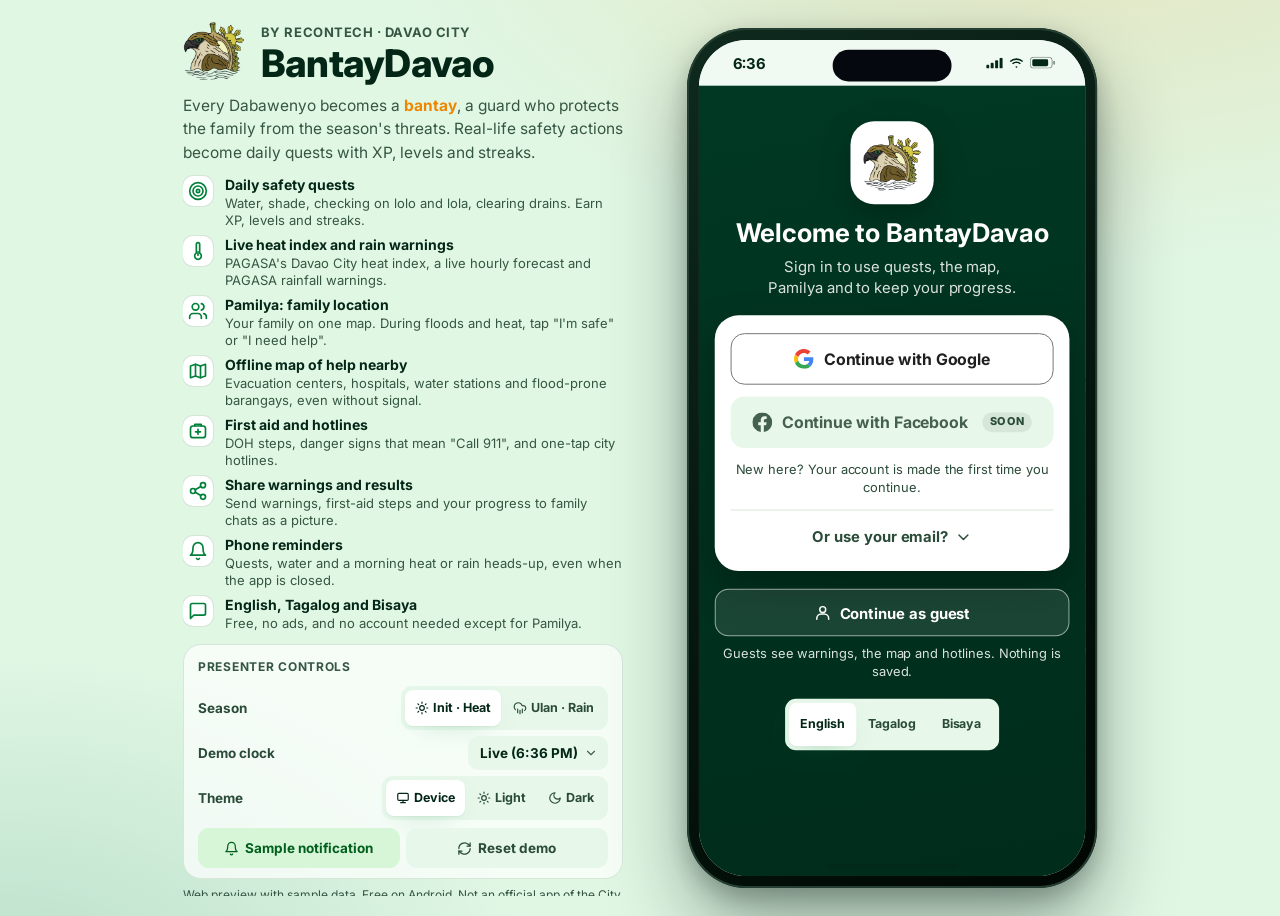
<file: index.html>
<!doctype html>
<html lang="en" data-season="heat">
<head>
  <meta charset="utf-8">
  <meta name="viewport" content="width=device-width, initial-scale=1, viewport-fit=cover">
  <meta name="theme-color" content="#003823">
  <meta name="description" content="BantayDavao: a gamified safety app for Dabawenyos. Daily quests that protect your family from heat and rain.">
  <title>BantayDavao</title>
  <link rel="icon" type="image/png" href="icons/favicon-light.png" media="(prefers-color-scheme: light)">
  <link rel="icon" type="image/png" href="icons/favicon-dark.png" media="(prefers-color-scheme: dark)">
  <link rel="icon" type="image/png" href="icons/favicon-light.png">
  <link rel="manifest" href="manifest.webmanifest">
  <link rel="apple-touch-icon" href="icons/icon-192.png">
  <meta name="apple-mobile-web-app-capable" content="yes">
  <link rel="stylesheet" href="css/fonts.css">
  <link rel="stylesheet" href="css/app.css">
</head>
<body>
  <div class="stage">
    <aside class="pitch" aria-label="About BantayDavao">
      <div class="p-brand">
        <span class="p-logo"><span class="lg"><img class="lg-l" src="icons/mark-light.png" alt=""><img class="lg-d" src="icons/mark-dark.png" alt=""></span></span>
        <div>
          <span class="p-kicker">By Recontech · Davao City</span>
          <h1>BantayDavao</h1>
        </div>
      </div>
      <p class="p-lead">Every Dabawenyo becomes a <b>bantay</b>, a guard who protects the family from the season's threats. Real-life safety actions become daily quests with XP, levels and streaks.</p>
      <ul class="p-feats">
        <li><span class="p-ic"><svg class="ic" width="20" height="20" viewBox="0 0 24 24" fill="none" stroke="currentColor" stroke-width="2" stroke-linecap="round" stroke-linejoin="round" aria-hidden="true"><circle cx="12" cy="12" r="10"/><circle cx="12" cy="12" r="6"/><circle cx="12" cy="12" r="2"/></svg></span><div><b>Daily safety quests</b>Water, shade, checking on lolo and lola, clearing drains. Earn XP, levels and streaks.</div></li>
        <li><span class="p-ic"><svg class="ic" width="20" height="20" viewBox="0 0 24 24" fill="none" stroke="currentColor" stroke-width="2" stroke-linecap="round" stroke-linejoin="round" aria-hidden="true"><path d="M14 4v10.5a4 4 0 1 1-4 0V4a2 2 0 0 1 4 0z"/><path d="M12 13v4"/></svg></span><div><b>Live heat index and rain warnings</b>PAGASA's Davao City heat index, a live hourly forecast and PAGASA rainfall warnings.</div></li>
        <li><span class="p-ic"><svg class="ic" width="20" height="20" viewBox="0 0 24 24" fill="none" stroke="currentColor" stroke-width="2" stroke-linecap="round" stroke-linejoin="round" aria-hidden="true"><path d="M16 21v-2a4 4 0 0 0-4-4H6a4 4 0 0 0-4 4v2"/><circle cx="9" cy="7" r="4"/><path d="M22 21v-2a4 4 0 0 0-3-3.9M16 3.1a4 4 0 0 1 0 7.8"/></svg></span><div><b>Pamilya: family location</b>Your family on one map. During floods and heat, tap "I'm safe" or "I need help".</div></li>
        <li><span class="p-ic"><svg class="ic" width="20" height="20" viewBox="0 0 24 24" fill="none" stroke="currentColor" stroke-width="2" stroke-linecap="round" stroke-linejoin="round" aria-hidden="true"><path d="M9 4 3 6v14l6-2 6 2 6-2V4l-6 2-6-2z"/><path d="M9 4v14"/><path d="M15 6v14"/></svg></span><div><b>Offline map of help nearby</b>Evacuation centers, hospitals, water stations and flood-prone barangays, even without signal.</div></li>
        <li><span class="p-ic"><svg class="ic" width="20" height="20" viewBox="0 0 24 24" fill="none" stroke="currentColor" stroke-width="2" stroke-linecap="round" stroke-linejoin="round" aria-hidden="true"><rect x="3" y="6" width="18" height="14" rx="3"/><path d="M8 6V4.5A.5.5 0 0 1 8.5 4h7a.5.5 0 0 1 .5.5V6"/><path d="M12 10v6M9 13h6"/></svg></span><div><b>First aid and hotlines</b>DOH steps, danger signs that mean "Call 911", and one-tap city hotlines.</div></li>
        <li><span class="p-ic"><svg class="ic" width="20" height="20" viewBox="0 0 24 24" fill="none" stroke="currentColor" stroke-width="2" stroke-linecap="round" stroke-linejoin="round" aria-hidden="true"><circle cx="18" cy="5" r="3"/><circle cx="6" cy="12" r="3"/><circle cx="18" cy="19" r="3"/><path d="m8.6 13.5 6.8 4M15.4 6.5l-6.8 4"/></svg></span><div><b>Share warnings and results</b>Send warnings, first-aid steps and your progress to family chats as a picture.</div></li>
        <li><span class="p-ic"><svg class="ic" width="20" height="20" viewBox="0 0 24 24" fill="none" stroke="currentColor" stroke-width="2" stroke-linecap="round" stroke-linejoin="round" aria-hidden="true"><path d="M6 8a6 6 0 0 1 12 0c0 7 3 9 3 9H3s3-2 3-9"/><path d="M10.3 21a1.9 1.9 0 0 0 3.4 0"/></svg></span><div><b>Phone reminders</b>Quests, water and a morning heat or rain heads-up, even when the app is closed.</div></li>
        <li><span class="p-ic"><svg class="ic" width="20" height="20" viewBox="0 0 24 24" fill="none" stroke="currentColor" stroke-width="2" stroke-linecap="round" stroke-linejoin="round" aria-hidden="true"><path d="M21 15a2 2 0 0 1-2 2H7l-4 4V5a2 2 0 0 1 2-2h14a2 2 0 0 1 2 2z"/></svg></span><div><b>English, Tagalog and Bisaya</b>Free, no ads, and no account needed except for Pamilya.</div></li>
      </ul>
      <div class="p-demo-wrap">
        <span class="p-demo-title">Presenter controls</span>
        <div id="pitchDemo"></div>
      </div>
      <p class="p-foot">Web preview with sample data. Free on Android. Not an official app of the City Government of Davao, PAGASA or DOH.</p>
    </aside>

    <div class="device-wrap">
      <div class="device">
        <div class="app" id="app">
          <div class="statusbar" aria-hidden="true">
            <span id="statusTime" class="num">9:41</span>
            <span class="notch"></span>
            <span class="sb-icons">
              <svg width="17" height="11" viewBox="0 0 17 11"><rect x="0" y="7" width="3" height="4" rx="1"/><rect x="4.5" y="5" width="3" height="6" rx="1"/><rect x="9" y="2.5" width="3" height="8.5" rx="1"/><rect x="13.5" y="0" width="3" height="11" rx="1"/></svg>
              <svg width="15" height="11" viewBox="0 0 15 11"><path d="M7.5 2.2c2.2 0 4.2.8 5.7 2.2l1.1-1.1A9.6 9.6 0 0 0 .7 3.3l1.1 1.1a8 8 0 0 1 5.7-2.2zm0 3.2c1.3 0 2.5.5 3.4 1.3l1.1-1.1a6.4 6.4 0 0 0-9 0L4.1 6.7c.9-.8 2.1-1.3 3.4-1.3zm0 3.2c.5 0 .9.2 1.2.5L7.5 10.3 6.3 9.1c.3-.3.7-.5 1.2-.5z"/></svg>
              <svg width="26" height="12" viewBox="0 0 26 12"><rect x=".5" y=".5" width="22" height="11" rx="3" fill="none" stroke="currentColor" opacity=".45"/><rect x="2.5" y="2.5" width="16" height="7" rx="1.5"/><rect x="23.5" y="4" width="2" height="4" rx="1" opacity=".45"/></svg>
            </span>
          </div>
          <header class="appbar" id="appbar"></header>
          <main class="screen" id="screen"></main>
          <nav class="tabbar" id="tabbar" aria-label="Main"></nav>
          <div class="toast" id="toast" role="status" aria-live="polite"></div>
          <div class="banners" id="banners" aria-live="polite"></div>
          <div class="sheet-host" id="sheet"></div>
          <div class="modal-host" id="modal"></div>
          <div class="fx" id="fx" aria-hidden="true"></div>
          <span class="home-ind" aria-hidden="true"></span>
        </div>
      </div>
    </div>
  </div>

  <script src="js/native.js"></script>
  <script src="js/i18n.js"></script>
  <script src="js/i18n-tl.js"></script>
  <script src="js/i18n-ceb.js"></script>
  <script src="js/icons.js"></script>
  <script src="js/hazards.js"></script>
  <script src="js/data.js"></script>
  <script src="js/core.js"></script>
  <script src="js/weather.js"></script>
  <script src="js/air.js"></script>
  <script src="js/pagasa.js"></script>
  <script src="js/karon.js"></script>
  <script src="js/peligro.js"></script>
  <script src="js/mapa.js"></script>
  <script src="js/tabang.js"></script>
  <script src="js/profile.js"></script>
  <script src="js/share.js"></script>
  <script src="js/quiz.js"></script>
  <script src="js/photocheck.js"></script>
  <script src="js/badges.js"></script>
  <script src="js/config.js"></script>
  <script src="js/account.js"></script>
  <script src="js/family.js"></script>
  <script src="js/reminders.js"></script>
  <script src="js/app.js"></script>
</body>
</html>
</file>
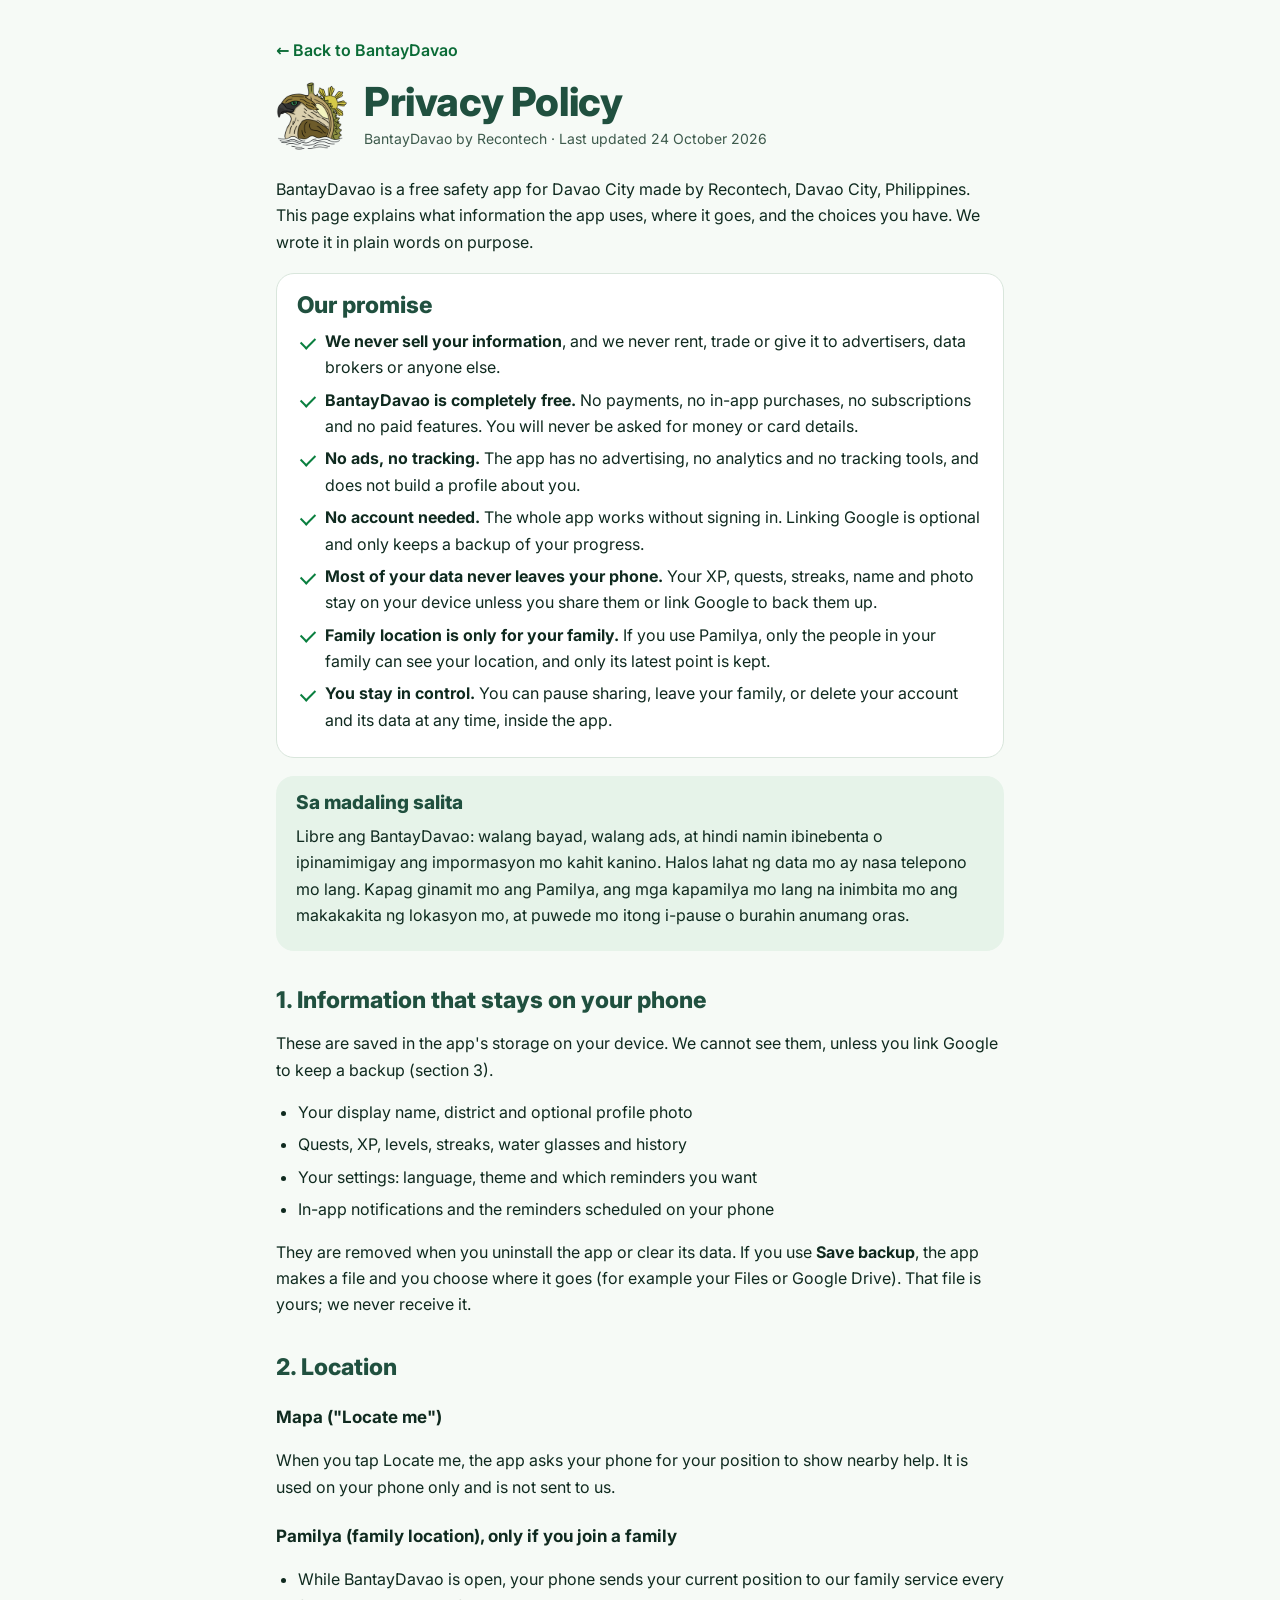
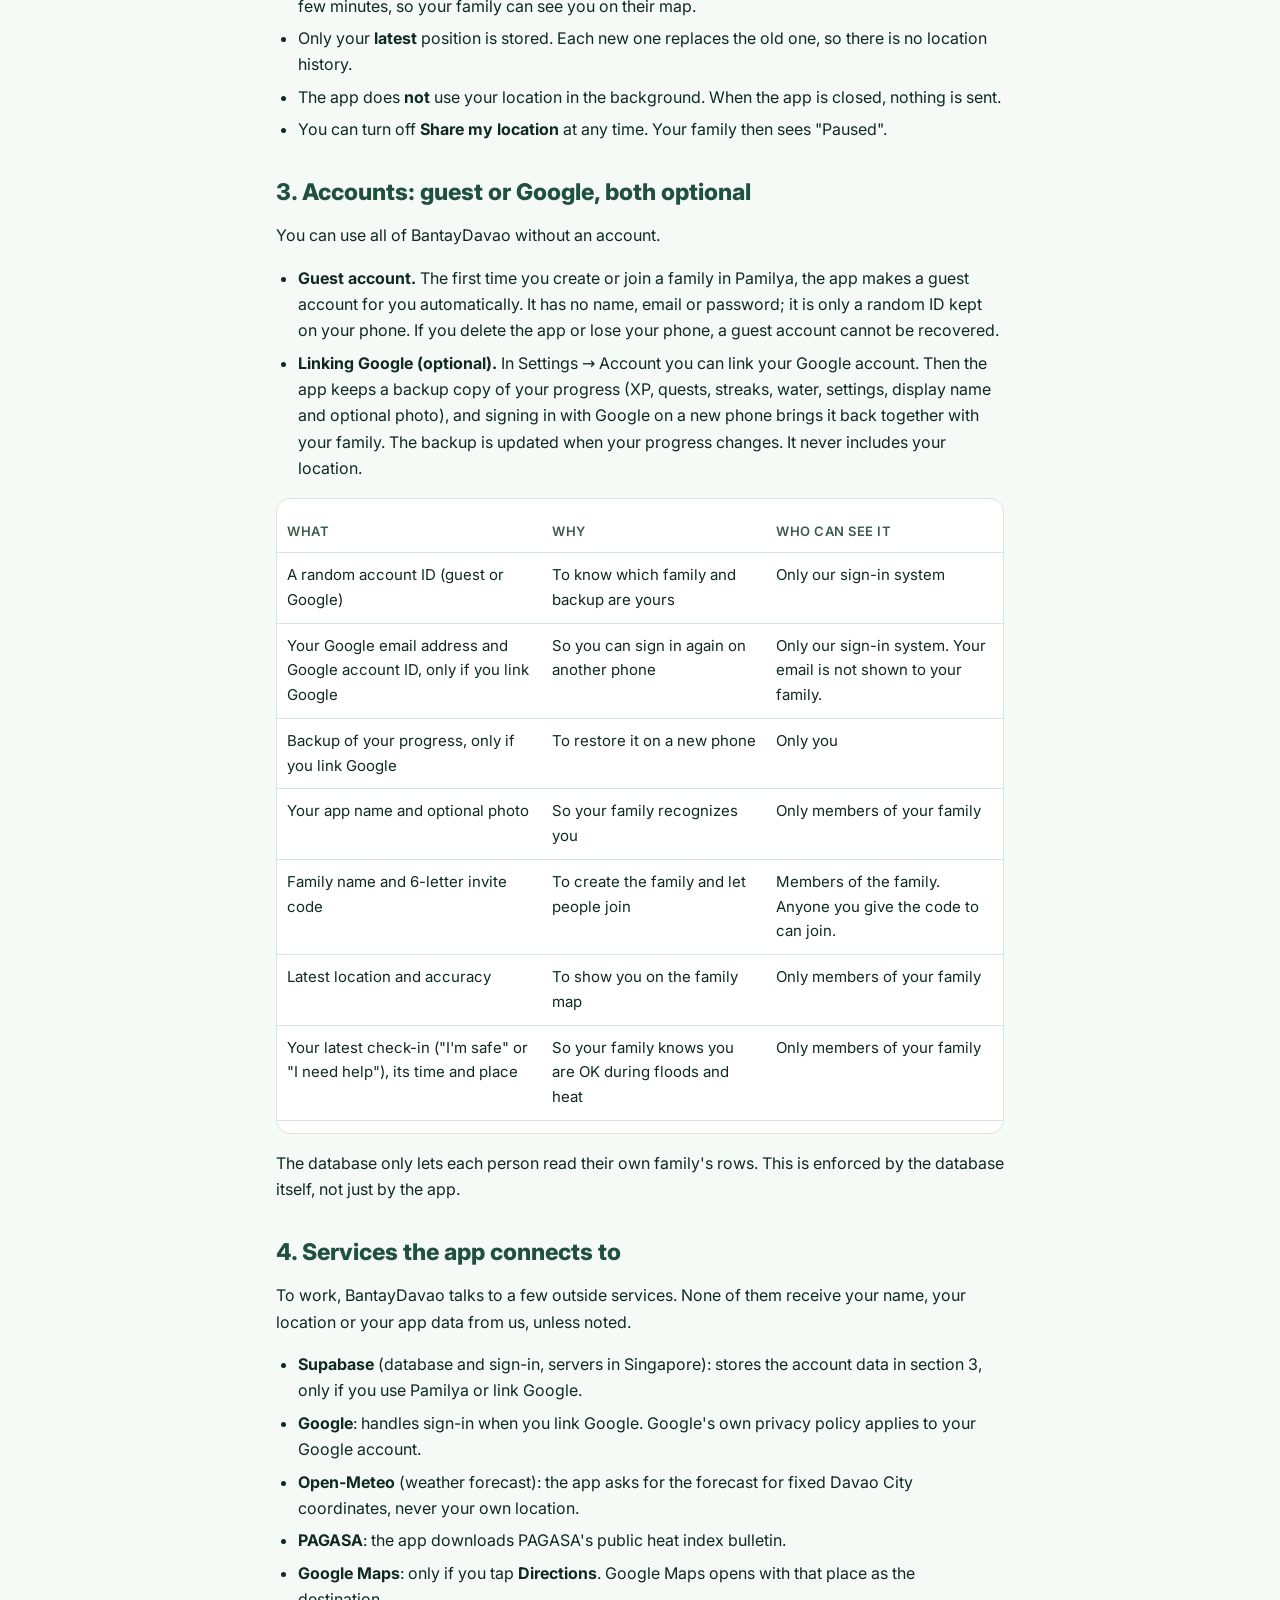
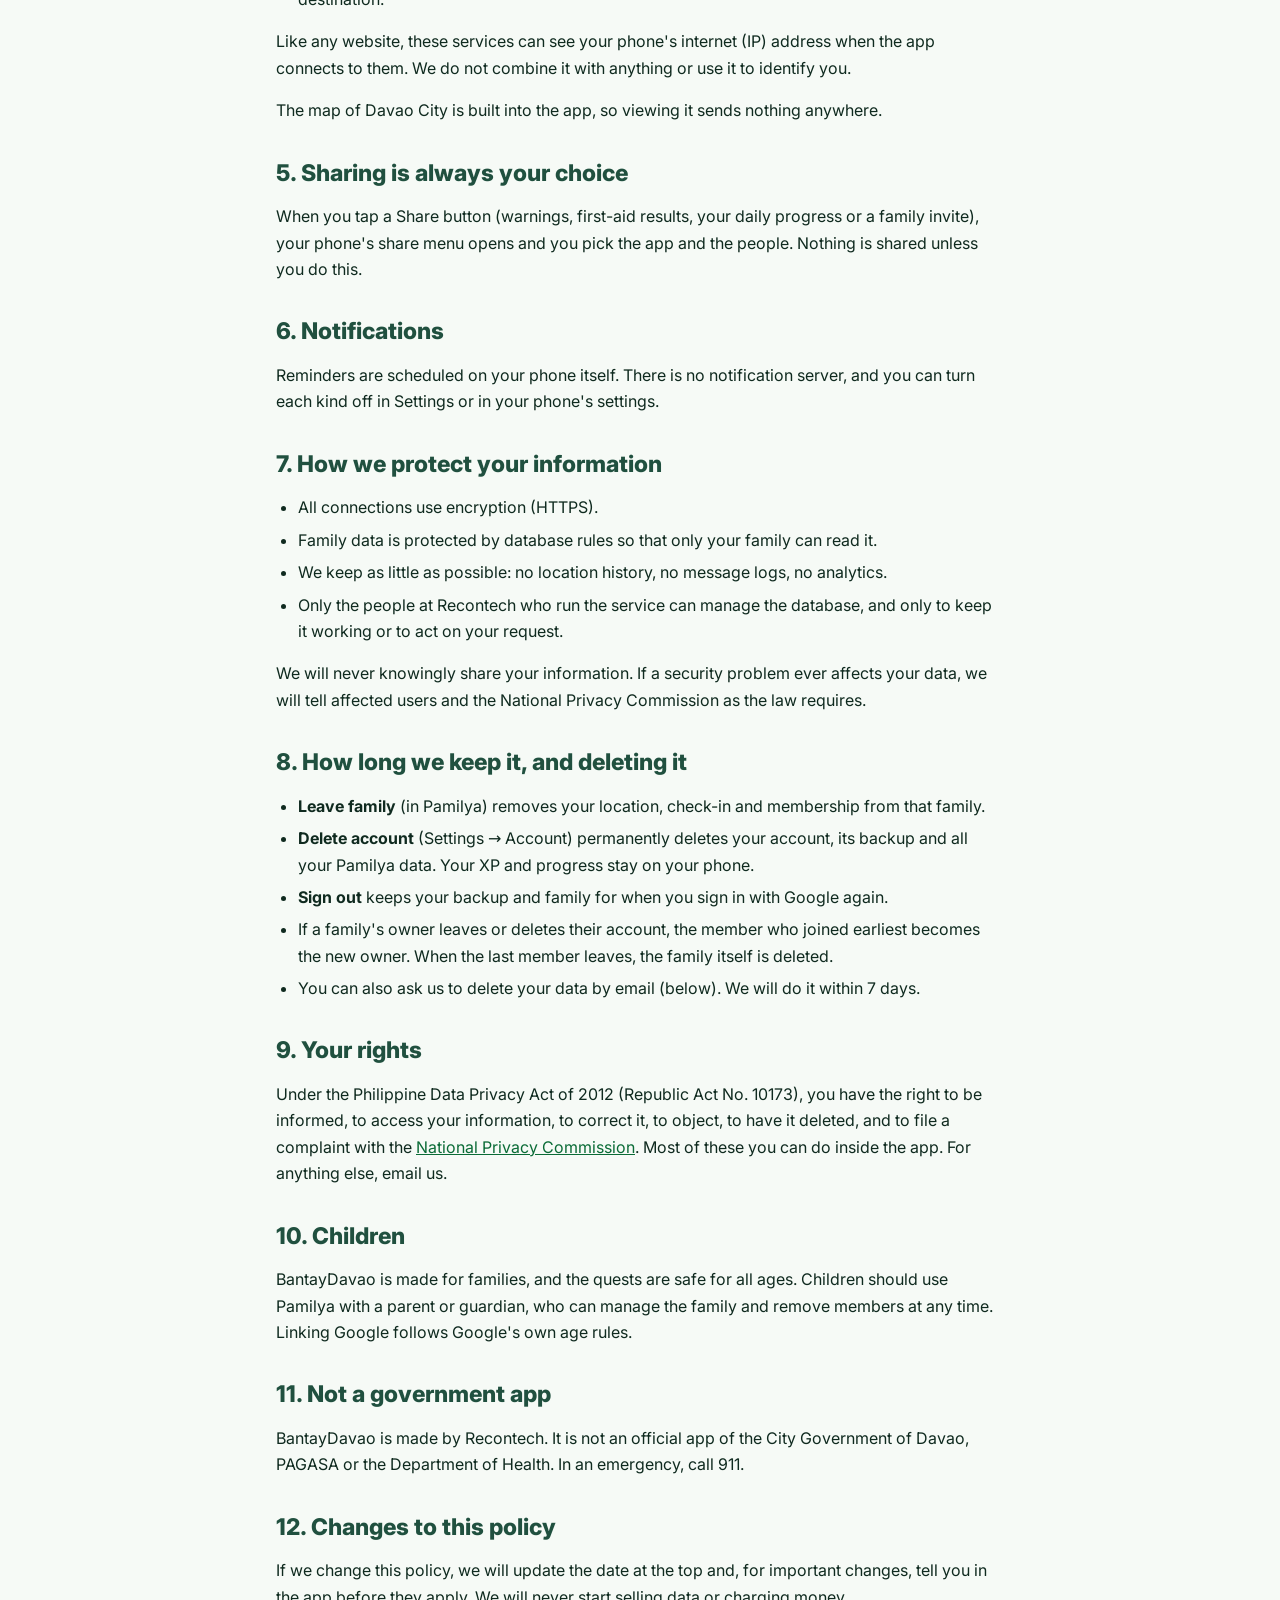
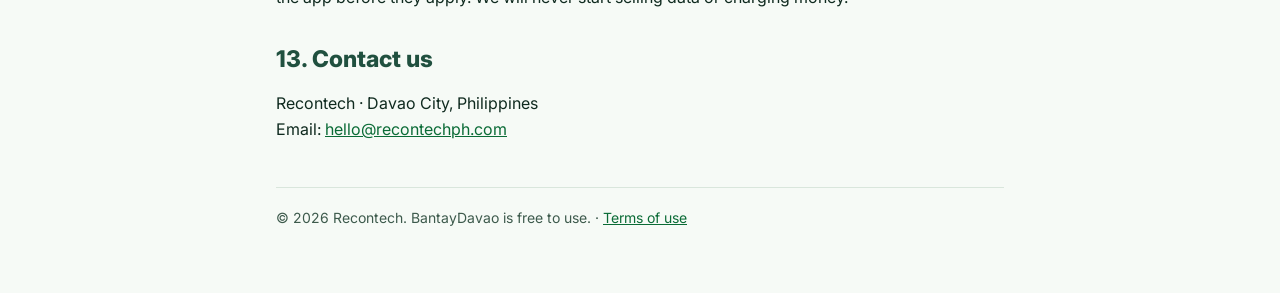
<file: privacy.html>
<!doctype html>
<html lang="en">
<head>
  <meta charset="utf-8">
  <meta name="viewport" content="width=device-width, initial-scale=1, viewport-fit=cover">
  <title>BantayDavao Privacy Policy</title>
  <meta name="description" content="How BantayDavao handles your information: free, no ads, no selling of data, and most of it never leaves your phone.">
  <link rel="icon" type="image/png" href="icons/favicon-light.png" media="(prefers-color-scheme: light)">
  <link rel="icon" type="image/png" href="icons/favicon-dark.png" media="(prefers-color-scheme: dark)">
  <style>
    @font-face { font-family: 'Inter'; font-weight: 100 900; font-display: swap; src: url(fonts/inter.woff2) format('woff2'); }
    :root {
      --bg: #f6faf6; --surface: #ffffff; --ink: #0f2a1f; --ink-2: #3d5a4c; --line: #d9e6dc;
      --brand: #20503f; --accent: #0a7f3f; --soft: #e6f3e9; --link: #0a6b36;
    }
    @media (prefers-color-scheme: dark) {
      :root { --bg: #090f1f; --surface: #121a2e; --ink: #eef2f7; --ink-2: #b9c3d3; --line: #26314a; --brand: #eef2f7; --accent: #7cc4ff; --soft: #18233b; --link: #8fd0ff; }
    }
    * { box-sizing: border-box; }
    html { -webkit-text-size-adjust: 100%; }
    body { margin: 0; background: var(--bg); color: var(--ink); font: 16px/1.65 Inter, system-ui, -apple-system, 'Segoe UI', Roboto, sans-serif; }
    main { max-width: 760px; margin: 0 auto; padding: 28px 16px 64px; }
    .back { display: inline-flex; align-items: center; gap: 6px; min-height: 44px; color: var(--link); font-weight: 600; text-decoration: none; }
    .back:focus-visible, a:focus-visible { outline: 2px solid var(--accent); outline-offset: 3px; border-radius: 6px; }
    header { display: flex; align-items: center; gap: 16px; margin: 8px 0 24px; }
    header img { width: 72px; height: 72px; flex: none; }
    .logo-d { display: none; }
    @media (prefers-color-scheme: dark) { .logo-l { display: none; } .logo-d { display: block; } }
    h1 { font-family: Inter, sans-serif; font-weight: 800; font-size: clamp(30px, 7vw, 40px); line-height: 1.05; margin: 0; letter-spacing: -.01em; color: var(--brand); }
    .updated { margin: 4px 0 0; color: var(--ink-2); font-size: 14px; }
    h2 { font-family: Inter, sans-serif; font-weight: 800; font-size: 23px; line-height: 1.2; margin: 36px 0 8px; color: var(--brand); }
    h3 { font-size: 17px; margin: 22px 0 4px; }
    p, li { color: var(--ink); }
    ul { padding-left: 22px; }
    li { margin: 6px 0; }
    a { color: var(--link); }
    .promise { background: var(--surface); border: 1px solid var(--line); border-radius: 18px; padding: 18px 20px; margin: 18px 0; }
    .promise h2 { margin-top: 0; }
    .promise ul { list-style: none; padding: 0; margin: 0; }
    .promise li { padding-left: 28px; position: relative; }
    .promise li::before { content: ''; position: absolute; left: 4px; top: .55em; width: 12px; height: 7px; border-left: 2.5px solid var(--accent); border-bottom: 2.5px solid var(--accent); transform: rotate(-45deg); }
    .tl { background: var(--soft); border-radius: 18px; padding: 16px 20px; margin: 18px 0; }
    .tl h2 { margin-top: 0; font-size: 19px; }
    .tl p { margin: 6px 0; }
    table { width: 100%; border-collapse: collapse; margin: 12px 0; font-size: 15px; }
    th, td { text-align: left; vertical-align: top; padding: 10px 10px; border-bottom: 1px solid var(--line); }
    th { color: var(--ink-2); font-weight: 600; font-size: 13px; text-transform: uppercase; letter-spacing: .04em; }
    .table-wrap { overflow-x: auto; background: var(--surface); border: 1px solid var(--line); border-radius: 14px; }
    @media (max-width: 560px) {
      table, thead, tbody, tr, th, td { display: block; }
      thead { display: none; }
      tr { padding: 10px 14px; border-bottom: 1px solid var(--line); }
      td { border: 0; padding: 2px 0; }
      td:first-child { font-weight: 700; padding-top: 4px; }
    }
    footer { margin-top: 44px; padding-top: 18px; border-top: 1px solid var(--line); color: var(--ink-2); font-size: 14px; }
  </style>
</head>
<body>
<main>
  <a class="back" href="index.html">&larr; Back to BantayDavao</a>

  <header>
    <img class="logo-l" src="icons/mark-light.png" alt="BantayDavao logo">
    <img class="logo-d" src="icons/mark-dark.png" alt="BantayDavao logo">
    <div>
      <h1>Privacy Policy</h1>
      <p class="updated">BantayDavao by Recontech · Last updated 24 October 2026</p>
    </div>
  </header>

  <p>BantayDavao is a free safety app for Davao City made by Recontech, Davao City, Philippines. This page explains what information the app uses, where it goes, and the choices you have. We wrote it in plain words on purpose.</p>

  <section class="promise" aria-labelledby="promise">
    <h2 id="promise">Our promise</h2>
    <ul>
      <li><b>We never sell your information</b>, and we never rent, trade or give it to advertisers, data brokers or anyone else.</li>
      <li><b>BantayDavao is completely free.</b> No payments, no in-app purchases, no subscriptions and no paid features. You will never be asked for money or card details.</li>
      <li><b>No ads, no tracking.</b> The app has no advertising, no analytics and no tracking tools, and does not build a profile about you.</li>
      <li><b>No account needed.</b> The whole app works without signing in. Linking Google is optional and only keeps a backup of your progress.</li>
      <li><b>Most of your data never leaves your phone.</b> Your XP, quests, streaks, name and photo stay on your device unless you share them or link Google to back them up.</li>
      <li><b>Family location is only for your family.</b> If you use Pamilya, only the people in your family can see your location, and only its latest point is kept.</li>
      <li><b>You stay in control.</b> You can pause sharing, leave your family, or delete your account and its data at any time, inside the app.</li>
    </ul>
  </section>

  <section class="tl" lang="tl" aria-labelledby="tl">
    <h2 id="tl">Sa madaling salita</h2>
    <p>Libre ang BantayDavao: walang bayad, walang ads, at hindi namin ibinebenta o ipinamimigay ang impormasyon mo kahit kanino. Halos lahat ng data mo ay nasa telepono mo lang. Kapag ginamit mo ang Pamilya, ang mga kapamilya mo lang na inimbita mo ang makakakita ng lokasyon mo, at puwede mo itong i-pause o burahin anumang oras.</p>
  </section>

  <h2>1. Information that stays on your phone</h2>
  <p>These are saved in the app's storage on your device. We cannot see them, unless you link Google to keep a backup (section 3).</p>
  <ul>
    <li>Your display name, district and optional profile photo</li>
    <li>Quests, XP, levels, streaks, water glasses and history</li>
    <li>Your settings: language, theme and which reminders you want</li>
    <li>In-app notifications and the reminders scheduled on your phone</li>
  </ul>
  <p>They are removed when you uninstall the app or clear its data. If you use <b>Save backup</b>, the app makes a file and you choose where it goes (for example your Files or Google Drive). That file is yours; we never receive it.</p>

  <h2>2. Location</h2>
  <h3>Mapa ("Locate me")</h3>
  <p>When you tap Locate me, the app asks your phone for your position to show nearby help. It is used on your phone only and is not sent to us.</p>
  <h3>Pamilya (family location), only if you join a family</h3>
  <ul>
    <li>While BantayDavao is open, your phone sends your current position to our family service every few minutes, so your family can see you on their map.</li>
    <li>Only your <b>latest</b> position is stored. Each new one replaces the old one, so there is no location history.</li>
    <li>The app does <b>not</b> use your location in the background. When the app is closed, nothing is sent.</li>
    <li>You can turn off <b>Share my location</b> at any time. Your family then sees "Paused".</li>
  </ul>

  <h2>3. Accounts: guest or Google, both optional</h2>
  <p>You can use all of BantayDavao without an account.</p>
  <ul>
    <li><b>Guest account.</b> The first time you create or join a family in Pamilya, the app makes a guest account for you automatically. It has no name, email or password; it is only a random ID kept on your phone. If you delete the app or lose your phone, a guest account cannot be recovered.</li>
    <li><b>Linking Google (optional).</b> In Settings → Account you can link your Google account. Then the app keeps a backup copy of your progress (XP, quests, streaks, water, settings, display name and optional photo), and signing in with Google on a new phone brings it back together with your family. The backup is updated when your progress changes. It never includes your location.</li>
  </ul>
  <div class="table-wrap">
    <table>
      <thead><tr><th>What</th><th>Why</th><th>Who can see it</th></tr></thead>
      <tbody>
        <tr><td>A random account ID (guest or Google)</td><td>To know which family and backup are yours</td><td>Only our sign-in system</td></tr>
        <tr><td>Your Google email address and Google account ID, only if you link Google</td><td>So you can sign in again on another phone</td><td>Only our sign-in system. Your email is not shown to your family.</td></tr>
        <tr><td>Backup of your progress, only if you link Google</td><td>To restore it on a new phone</td><td>Only you</td></tr>
        <tr><td>Your app name and optional photo</td><td>So your family recognizes you</td><td>Only members of your family</td></tr>
        <tr><td>Family name and 6-letter invite code</td><td>To create the family and let people join</td><td>Members of the family. Anyone you give the code to can join.</td></tr>
        <tr><td>Latest location and accuracy</td><td>To show you on the family map</td><td>Only members of your family</td></tr>
        <tr><td>Your latest check-in ("I'm safe" or "I need help"), its time and place</td><td>So your family knows you are OK during floods and heat</td><td>Only members of your family</td></tr>
      </tbody>
    </table>
  </div>
  <p>The database only lets each person read their own family's rows. This is enforced by the database itself, not just by the app.</p>

  <h2>4. Services the app connects to</h2>
  <p>To work, BantayDavao talks to a few outside services. None of them receive your name, your location or your app data from us, unless noted.</p>
  <ul>
    <li><b>Supabase</b> (database and sign-in, servers in Singapore): stores the account data in section 3, only if you use Pamilya or link Google.</li>
    <li><b>Google</b>: handles sign-in when you link Google. Google's own privacy policy applies to your Google account.</li>
    <li><b>Open-Meteo</b> (weather forecast): the app asks for the forecast for fixed Davao City coordinates, never your own location.</li>
    <li><b>PAGASA</b>: the app downloads PAGASA's public heat index bulletin.</li>
    <li><b>Google Maps</b>: only if you tap <b>Directions</b>. Google Maps opens with that place as the destination.</li>
  </ul>
  <p>Like any website, these services can see your phone's internet (IP) address when the app connects to them. We do not combine it with anything or use it to identify you.</p>
  <p>The map of Davao City is built into the app, so viewing it sends nothing anywhere.</p>

  <h2>5. Sharing is always your choice</h2>
  <p>When you tap a Share button (warnings, first-aid results, your daily progress or a family invite), your phone's share menu opens and you pick the app and the people. Nothing is shared unless you do this.</p>

  <h2>6. Notifications</h2>
  <p>Reminders are scheduled on your phone itself. There is no notification server, and you can turn each kind off in Settings or in your phone's settings.</p>

  <h2>7. How we protect your information</h2>
  <ul>
    <li>All connections use encryption (HTTPS).</li>
    <li>Family data is protected by database rules so that only your family can read it.</li>
    <li>We keep as little as possible: no location history, no message logs, no analytics.</li>
    <li>Only the people at Recontech who run the service can manage the database, and only to keep it working or to act on your request.</li>
  </ul>
  <p>We will never knowingly share your information. If a security problem ever affects your data, we will tell affected users and the National Privacy Commission as the law requires.</p>

  <h2>8. How long we keep it, and deleting it</h2>
  <ul>
    <li><b>Leave family</b> (in Pamilya) removes your location, check-in and membership from that family.</li>
    <li><b>Delete account</b> (Settings → Account) permanently deletes your account, its backup and all your Pamilya data. Your XP and progress stay on your phone.</li>
    <li><b>Sign out</b> keeps your backup and family for when you sign in with Google again.</li>
    <li>If a family's owner leaves or deletes their account, the member who joined earliest becomes the new owner. When the last member leaves, the family itself is deleted.</li>
    <li>You can also ask us to delete your data by email (below). We will do it within 7 days.</li>
  </ul>

  <h2>9. Your rights</h2>
  <p>Under the Philippine Data Privacy Act of 2012 (Republic Act No. 10173), you have the right to be informed, to access your information, to correct it, to object, to have it deleted, and to file a complaint with the <a href="https://privacy.gov.ph" rel="noopener">National Privacy Commission</a>. Most of these you can do inside the app. For anything else, email us.</p>

  <h2>10. Children</h2>
  <p>BantayDavao is made for families, and the quests are safe for all ages. Children should use Pamilya with a parent or guardian, who can manage the family and remove members at any time. Linking Google follows Google's own age rules.</p>

  <h2>11. Not a government app</h2>
  <p>BantayDavao is made by Recontech. It is not an official app of the City Government of Davao, PAGASA or the Department of Health. In an emergency, call 911.</p>

  <h2>12. Changes to this policy</h2>
  <p>If we change this policy, we will update the date at the top and, for important changes, tell you in the app before they apply. We will never start selling data or charging money.</p>

  <h2>13. Contact us</h2>
  <p>Recontech · Davao City, Philippines<br>Email: <a href="mailto:hello@recontechph.com">hello@recontechph.com</a></p>

  <footer>© 2026 Recontech. BantayDavao is free to use. · <a href="terms.html">Terms of use</a></footer>
</main>
</body>
</html>
</file>
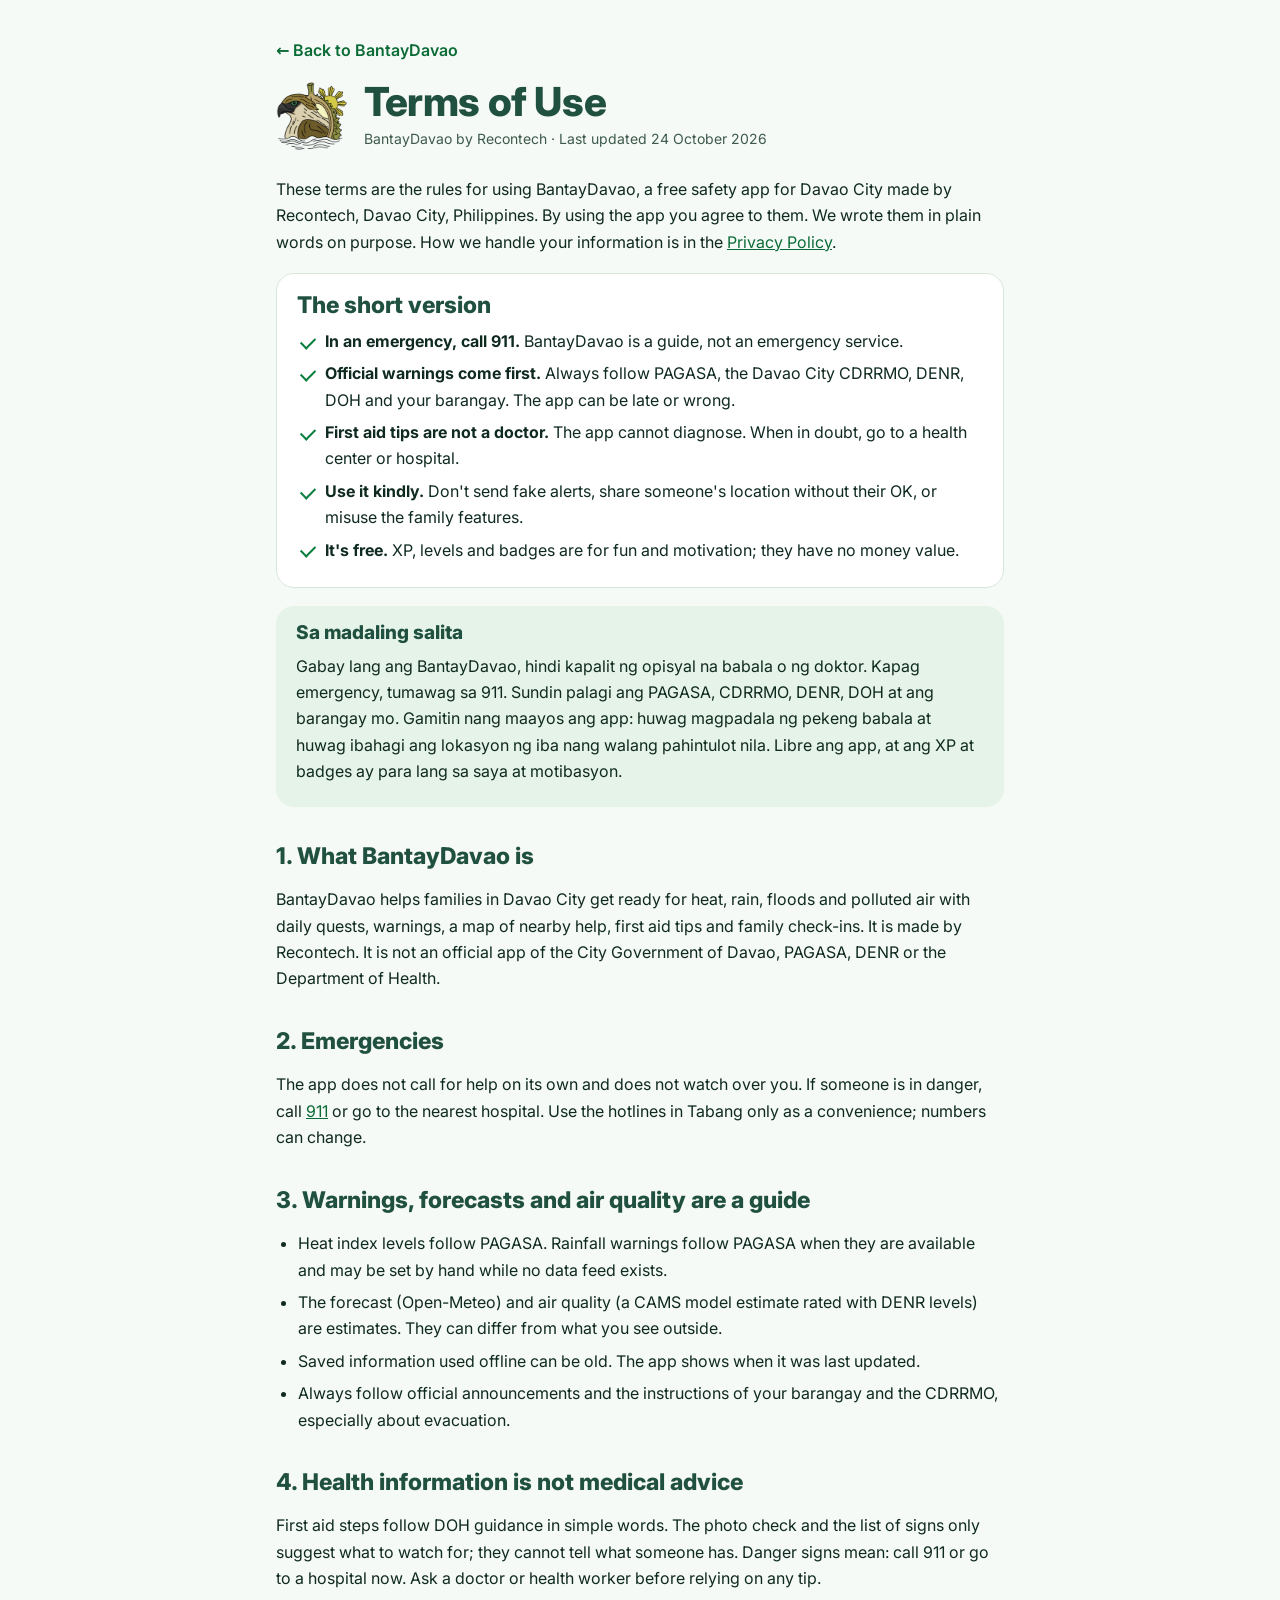
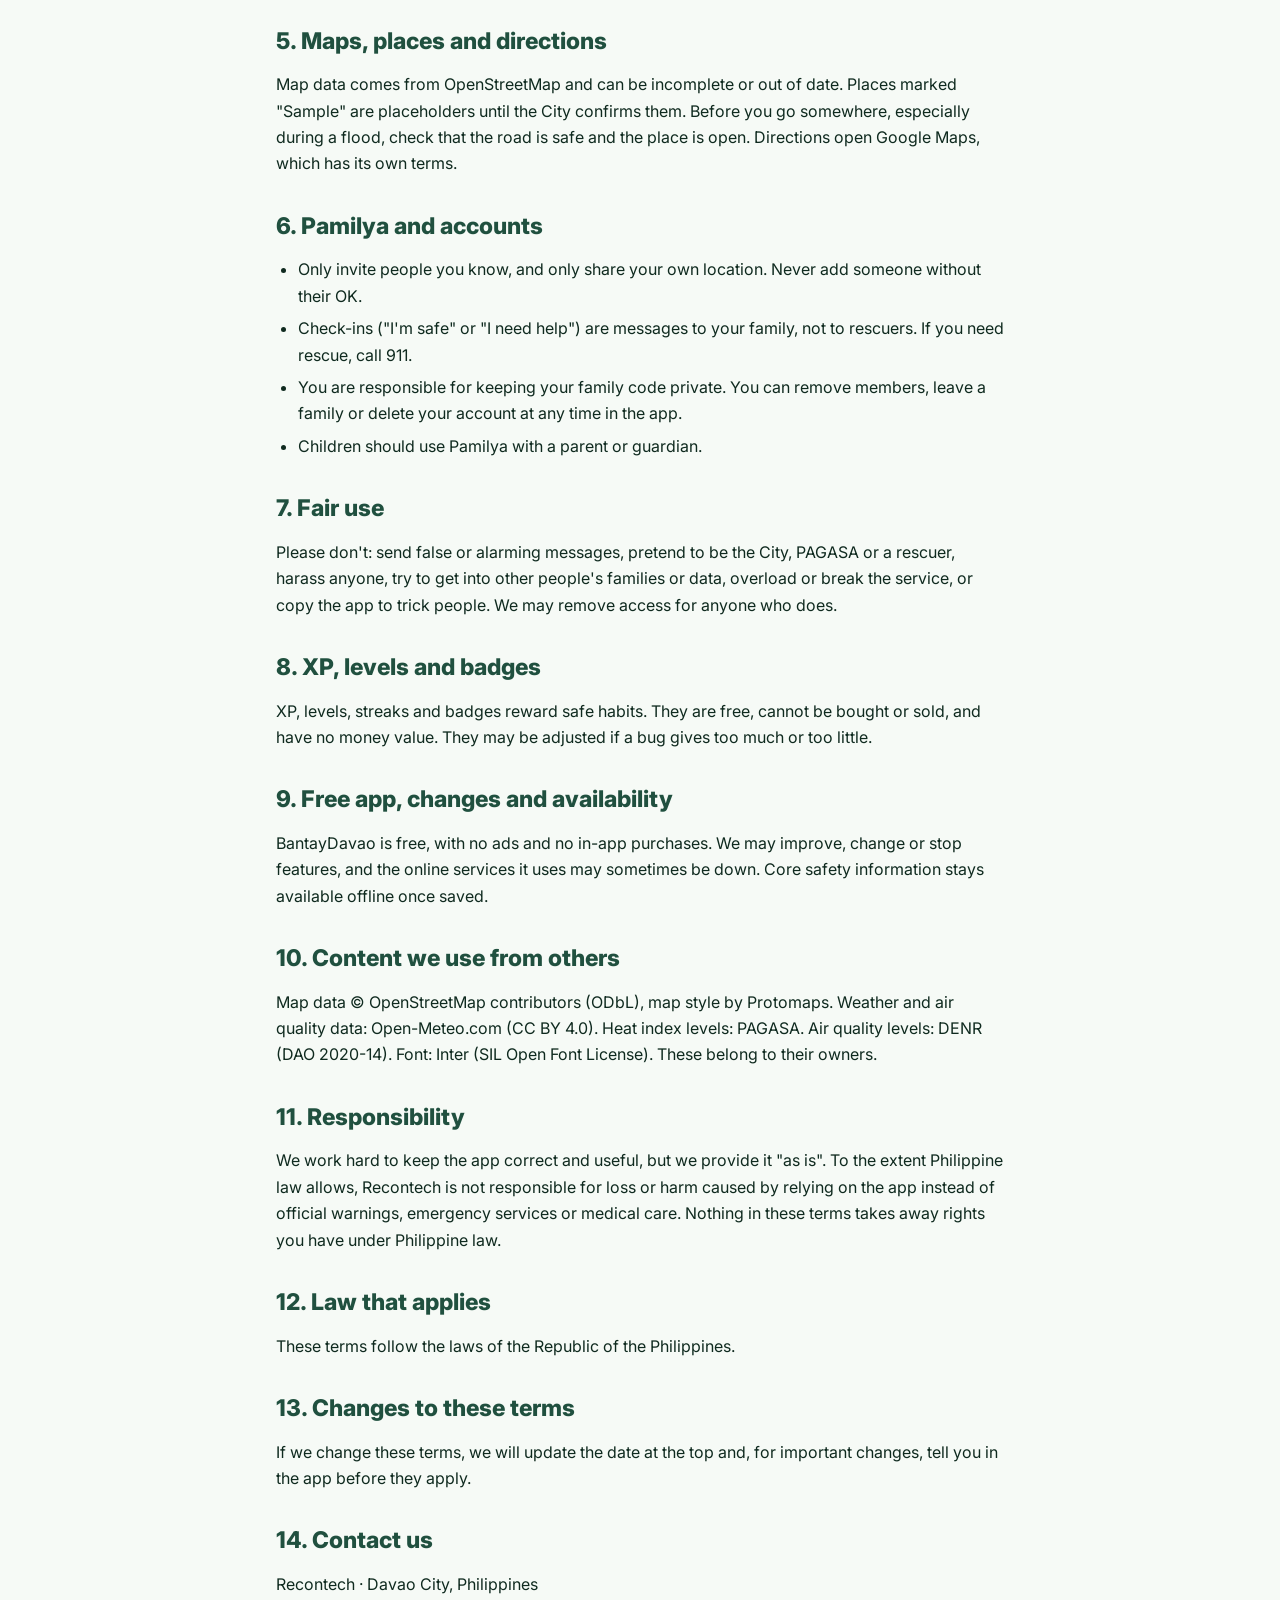
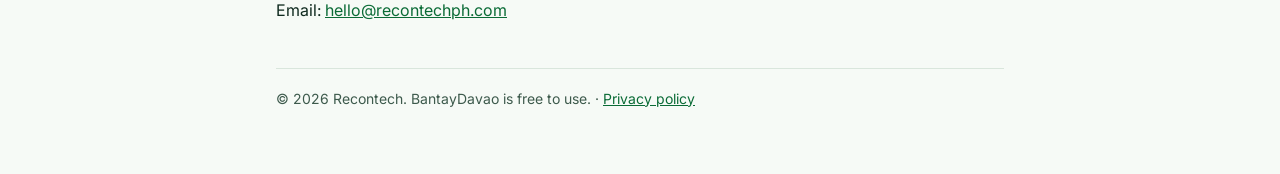
<file: terms.html>
<!doctype html>
<html lang="en">
<head>
  <meta charset="utf-8">
  <meta name="viewport" content="width=device-width, initial-scale=1, viewport-fit=cover">
  <title>BantayDavao Terms of Use</title>
  <meta name="description" content="The rules for using BantayDavao, in plain words: a free safety guide that does not replace official warnings or a doctor.">
  <link rel="icon" type="image/png" href="icons/favicon-light.png" media="(prefers-color-scheme: light)">
  <link rel="icon" type="image/png" href="icons/favicon-dark.png" media="(prefers-color-scheme: dark)">
  <style>
    @font-face { font-family: 'Inter'; font-weight: 100 900; font-display: swap; src: url(fonts/inter.woff2) format('woff2'); }
    :root {
      --bg: #f6faf6; --surface: #ffffff; --ink: #0f2a1f; --ink-2: #3d5a4c; --line: #d9e6dc;
      --brand: #20503f; --accent: #0a7f3f; --soft: #e6f3e9; --link: #0a6b36;
    }
    @media (prefers-color-scheme: dark) {
      :root { --bg: #090f1f; --surface: #121a2e; --ink: #eef2f7; --ink-2: #b9c3d3; --line: #26314a; --brand: #eef2f7; --accent: #7cc4ff; --soft: #18233b; --link: #8fd0ff; }
    }
    * { box-sizing: border-box; }
    html { -webkit-text-size-adjust: 100%; }
    body { margin: 0; background: var(--bg); color: var(--ink); font: 16px/1.65 Inter, system-ui, -apple-system, 'Segoe UI', Roboto, sans-serif; }
    main { max-width: 760px; margin: 0 auto; padding: 28px 16px 64px; }
    .back { display: inline-flex; align-items: center; gap: 6px; min-height: 44px; color: var(--link); font-weight: 600; text-decoration: none; }
    .back:focus-visible, a:focus-visible { outline: 2px solid var(--accent); outline-offset: 3px; border-radius: 6px; }
    header { display: flex; align-items: center; gap: 16px; margin: 8px 0 24px; }
    header img { width: 72px; height: 72px; flex: none; }
    .logo-d { display: none; }
    @media (prefers-color-scheme: dark) { .logo-l { display: none; } .logo-d { display: block; } }
    h1 { font-family: Inter, sans-serif; font-weight: 800; font-size: clamp(30px, 7vw, 40px); line-height: 1.05; margin: 0; letter-spacing: -.01em; color: var(--brand); }
    .updated { margin: 4px 0 0; color: var(--ink-2); font-size: 14px; }
    h2 { font-family: Inter, sans-serif; font-weight: 800; font-size: 23px; line-height: 1.2; margin: 36px 0 8px; color: var(--brand); }
    h3 { font-size: 17px; margin: 22px 0 4px; }
    p, li { color: var(--ink); }
    ul { padding-left: 22px; }
    li { margin: 6px 0; }
    a { color: var(--link); }
    .promise { background: var(--surface); border: 1px solid var(--line); border-radius: 18px; padding: 18px 20px; margin: 18px 0; }
    .promise h2 { margin-top: 0; }
    .promise ul { list-style: none; padding: 0; margin: 0; }
    .promise li { padding-left: 28px; position: relative; }
    .promise li::before { content: ''; position: absolute; left: 4px; top: .55em; width: 12px; height: 7px; border-left: 2.5px solid var(--accent); border-bottom: 2.5px solid var(--accent); transform: rotate(-45deg); }
    .tl { background: var(--soft); border-radius: 18px; padding: 16px 20px; margin: 18px 0; }
    .tl h2 { margin-top: 0; font-size: 19px; }
    .tl p { margin: 6px 0; }
    table { width: 100%; border-collapse: collapse; margin: 12px 0; font-size: 15px; }
    th, td { text-align: left; vertical-align: top; padding: 10px 10px; border-bottom: 1px solid var(--line); }
    th { color: var(--ink-2); font-weight: 600; font-size: 13px; text-transform: uppercase; letter-spacing: .04em; }
    .table-wrap { overflow-x: auto; background: var(--surface); border: 1px solid var(--line); border-radius: 14px; }
    @media (max-width: 560px) {
      table, thead, tbody, tr, th, td { display: block; }
      thead { display: none; }
      tr { padding: 10px 14px; border-bottom: 1px solid var(--line); }
      td { border: 0; padding: 2px 0; }
      td:first-child { font-weight: 700; padding-top: 4px; }
    }
    footer { margin-top: 44px; padding-top: 18px; border-top: 1px solid var(--line); color: var(--ink-2); font-size: 14px; }
  </style>
</head>
<body>
<main>
  <a class="back" href="index.html">&larr; Back to BantayDavao</a>

  <header>
    <img class="logo-l" src="icons/mark-light.png" alt="BantayDavao logo">
    <img class="logo-d" src="icons/mark-dark.png" alt="BantayDavao logo">
    <div>
      <h1>Terms of Use</h1>
      <p class="updated">BantayDavao by Recontech · Last updated 24 October 2026</p>
    </div>
  </header>

  <p>These terms are the rules for using BantayDavao, a free safety app for Davao City made by Recontech, Davao City, Philippines. By using the app you agree to them. We wrote them in plain words on purpose. How we handle your information is in the <a href="privacy.html">Privacy Policy</a>.</p>

  <section class="promise" aria-labelledby="short">
    <h2 id="short">The short version</h2>
    <ul>
      <li><b>In an emergency, call 911.</b> BantayDavao is a guide, not an emergency service.</li>
      <li><b>Official warnings come first.</b> Always follow PAGASA, the Davao City CDRRMO, DENR, DOH and your barangay. The app can be late or wrong.</li>
      <li><b>First aid tips are not a doctor.</b> The app cannot diagnose. When in doubt, go to a health center or hospital.</li>
      <li><b>Use it kindly.</b> Don't send fake alerts, share someone's location without their OK, or misuse the family features.</li>
      <li><b>It's free.</b> XP, levels and badges are for fun and motivation; they have no money value.</li>
    </ul>
  </section>

  <section class="tl" lang="tl" aria-labelledby="tl">
    <h2 id="tl">Sa madaling salita</h2>
    <p>Gabay lang ang BantayDavao, hindi kapalit ng opisyal na babala o ng doktor. Kapag emergency, tumawag sa 911. Sundin palagi ang PAGASA, CDRRMO, DENR, DOH at ang barangay mo. Gamitin nang maayos ang app: huwag magpadala ng pekeng babala at huwag ibahagi ang lokasyon ng iba nang walang pahintulot nila. Libre ang app, at ang XP at badges ay para lang sa saya at motibasyon.</p>
  </section>

  <h2>1. What BantayDavao is</h2>
  <p>BantayDavao helps families in Davao City get ready for heat, rain, floods and polluted air with daily quests, warnings, a map of nearby help, first aid tips and family check-ins. It is made by Recontech. It is not an official app of the City Government of Davao, PAGASA, DENR or the Department of Health.</p>

  <h2>2. Emergencies</h2>
  <p>The app does not call for help on its own and does not watch over you. If someone is in danger, call <a href="tel:911">911</a> or go to the nearest hospital. Use the hotlines in Tabang only as a convenience; numbers can change.</p>

  <h2>3. Warnings, forecasts and air quality are a guide</h2>
  <ul>
    <li>Heat index levels follow PAGASA. Rainfall warnings follow PAGASA when they are available and may be set by hand while no data feed exists.</li>
    <li>The forecast (Open-Meteo) and air quality (a CAMS model estimate rated with DENR levels) are estimates. They can differ from what you see outside.</li>
    <li>Saved information used offline can be old. The app shows when it was last updated.</li>
    <li>Always follow official announcements and the instructions of your barangay and the CDRRMO, especially about evacuation.</li>
  </ul>

  <h2>4. Health information is not medical advice</h2>
  <p>First aid steps follow DOH guidance in simple words. The photo check and the list of signs only suggest what to watch for; they cannot tell what someone has. Danger signs mean: call 911 or go to a hospital now. Ask a doctor or health worker before relying on any tip.</p>

  <h2>5. Maps, places and directions</h2>
  <p>Map data comes from OpenStreetMap and can be incomplete or out of date. Places marked "Sample" are placeholders until the City confirms them. Before you go somewhere, especially during a flood, check that the road is safe and the place is open. Directions open Google Maps, which has its own terms.</p>

  <h2>6. Pamilya and accounts</h2>
  <ul>
    <li>Only invite people you know, and only share your own location. Never add someone without their OK.</li>
    <li>Check-ins ("I'm safe" or "I need help") are messages to your family, not to rescuers. If you need rescue, call 911.</li>
    <li>You are responsible for keeping your family code private. You can remove members, leave a family or delete your account at any time in the app.</li>
    <li>Children should use Pamilya with a parent or guardian.</li>
  </ul>

  <h2>7. Fair use</h2>
  <p>Please don't: send false or alarming messages, pretend to be the City, PAGASA or a rescuer, harass anyone, try to get into other people's families or data, overload or break the service, or copy the app to trick people. We may remove access for anyone who does.</p>

  <h2>8. XP, levels and badges</h2>
  <p>XP, levels, streaks and badges reward safe habits. They are free, cannot be bought or sold, and have no money value. They may be adjusted if a bug gives too much or too little.</p>

  <h2>9. Free app, changes and availability</h2>
  <p>BantayDavao is free, with no ads and no in-app purchases. We may improve, change or stop features, and the online services it uses may sometimes be down. Core safety information stays available offline once saved.</p>

  <h2>10. Content we use from others</h2>
  <p>Map data © OpenStreetMap contributors (ODbL), map style by Protomaps. Weather and air quality data: Open-Meteo.com (CC BY 4.0). Heat index levels: PAGASA. Air quality levels: DENR (DAO 2020-14). Font: Inter (SIL Open Font License). These belong to their owners.</p>

  <h2>11. Responsibility</h2>
  <p>We work hard to keep the app correct and useful, but we provide it "as is". To the extent Philippine law allows, Recontech is not responsible for loss or harm caused by relying on the app instead of official warnings, emergency services or medical care. Nothing in these terms takes away rights you have under Philippine law.</p>

  <h2>12. Law that applies</h2>
  <p>These terms follow the laws of the Republic of the Philippines.</p>

  <h2>13. Changes to these terms</h2>
  <p>If we change these terms, we will update the date at the top and, for important changes, tell you in the app before they apply.</p>

  <h2>14. Contact us</h2>
  <p>Recontech · Davao City, Philippines<br>Email: <a href="mailto:hello@recontechph.com">hello@recontechph.com</a></p>

  <footer>© 2026 Recontech. BantayDavao is free to use. · <a href="privacy.html">Privacy policy</a></footer>
</main>
</body>
</html>
</file>
<file: css/fonts.css>
/* Self-hosted Inter, the app's only font (SIL Open Font License, see fonts/LICENSE-inter.txt), so the app works offline. */
@font-face { font-family: 'Inter'; font-style: normal; font-weight: 100 900; font-display: swap; src: url(../fonts/inter.woff2) format('woff2'); }
</file>
<file: css/app.css>
/* BantayDavao – styles
   Colors follow the Recontech website (RecontechWebsite/src/styles/theme.css):
   Light = "Davao": Mt. Apo green with durian gold, deep forest text.
   Dark  = "Recontech": brand blue and light blue on deep navy.
   Signal colors do NOT follow the theme: anything about urgency or danger (PAGASA heat and rain levels, emergency
   red, safe green) uses the same --pg-*, --danger and --ok in light and dark, so a warning always looks the same.
   Only their soft tints (--danger-soft, --ok-soft) and the text shades (--danger-text, --ok-text) adapt, so words
   stay readable on dark backgrounds. */
:root {
  --font-head: 'Inter', system-ui, sans-serif;   /* one font family everywhere: headings use Inter's heavy weights */
  --font-body: 'Inter', system-ui, sans-serif;

  --stage: oklch(0.955 0.035 150);
  --stage-ink: oklch(0.24 0.05 160);
  --stage-ink-2: oklch(0.42 0.05 158);
  --bg: oklch(0.975 0.014 150);
  --surface: oklch(1 0 0);
  --surface-2: oklch(0.96 0.025 150);
  --ink: oklch(0.24 0.05 160);
  --ink-2: oklch(0.38 0.05 158);
  --ink-3: oklch(0.46 0.04 158);
  --line: oklch(0.91 0.025 150);
  --shadow: 0 1px 2px oklch(0.3 0.07 162 / .06), 0 10px 26px -14px oklch(0.52 0.15 152 / .35);

  --gulf: oklch(0.3 0.07 162);       /* brand-deep: app bar */
  --gulf-2: oklch(0.52 0.15 152);    /* primary green */
  --storm: oklch(0.27 0.06 168);     /* rain season: deep rainforest green */
  --storm-2: oklch(0.4 0.09 162);
  --teal: oklch(0.47 0.11 165);      /* light mode is green and white only; blues live in dark mode */
  --teal-soft: oklch(0.94 0.045 160);
  --sun: oklch(0.72 0.17 60);        /* durian gold-orange */
  --sun-text: oklch(0.5 0.13 55); --sun-strong: oklch(0.55 0.15 50); --ok-text: oklch(0.42 0.12 152); /* text-safe variants (WCAG 4.5:1) */
  --sun-soft: oklch(0.95 0.05 85);
  --gold: oklch(0.82 0.15 85);
  --purple: oklch(0.34 0.08 160);
  --purple-soft: oklch(0.93 0.035 150);
  --chal-1: oklch(0.55 0.15 150); --chal-2: oklch(0.3 0.07 162);
  --rain-1: oklch(0.72 0.14 150); --rain-2: oklch(0.5 0.14 152); --wet-1: oklch(0.45 0.12 160); --wet-2: oklch(0.28 0.07 162);
  --police: oklch(0.3 0.07 162); --route: oklch(0.42 0.12 155);
  --tt-1: oklch(0.6 0.14 158); --tt-2: oklch(0.38 0.09 165); --won-2: oklch(0.38 0.09 160);
  --frame-1: oklch(0.26 0.04 162); --frame-2: oklch(0.12 0.02 162); --frame-3: oklch(0.34 0.04 162);
  --gulf-soft: oklch(0.94 0.05 145);
  /* signal colors: identical in both themes (see the note at the top) */
  --ok: #15803D;                      /* safe: "I'm safe", all clear, done */
  --danger: #DC2626;                  /* emergency: 911, "I need help", danger signs, alerts */
  --ok-soft: oklch(0.94 0.05 145);
  --danger-soft: oklch(0.95 0.04 27);
  --danger-text: #B91C1C;             /* red words on light surfaces (WCAG AA) */

  --pg-none: #94A3B8;
  --pg-yellow: #EAB308;
  --pg-orange: #F97316;
  --pg-red: #DC2626;
  --pg-dred: #7F1D1D;

  --bar: var(--gulf);
  --bar-2: var(--gulf-2);
  --accent: var(--gulf-2);
  --on-accent: oklch(0.99 0.01 150);
  --accent-ink: oklch(0.42 0.13 148); /* accent as text on soft tints: keeps 4.5:1 */
  --on-sun: #fff;
  --r: 20px;
}
html[data-season="rain"] { --bar: var(--storm); --bar-2: var(--storm-2); --accent: oklch(0.46 0.12 162); --accent-ink: oklch(0.4 0.11 162); }

@media (prefers-color-scheme: dark) {
  :root:not([data-theme="light"]) {
    --stage: oklch(0.11 0.03 262); --stage-ink: oklch(0.96 0.01 245); --stage-ink-2: oklch(0.72 0.04 250);
    --bg: oklch(0.15 0.035 262); --surface: oklch(0.19 0.045 262); --surface-2: oklch(0.23 0.05 262); --ink: oklch(0.96 0.01 245); --ink-2: oklch(0.83 0.03 248); --ink-3: oklch(0.72 0.04 250); --line: oklch(0.8 0.08 250 / 14%);
    --shadow: 0 1px 2px rgba(0, 0, 0, .3), 0 10px 30px -12px oklch(0.74 0.14 240 / .22);
    --gulf: oklch(0.21 0.06 262); --gulf-2: oklch(0.74 0.14 240); --storm: oklch(0.2 0.04 250); --storm-2: oklch(0.3 0.05 250);
    --teal-soft: #0F3434; --sun-soft: oklch(0.27 0.05 80); --purple-soft: #2A1D4A; --gulf-soft: oklch(0.27 0.06 260); --ok-soft: #12321F; --danger-soft: oklch(0.27 0.07 22);
    --teal: #2DD4BF; --purple: #A78BFA; --danger-text: #F87171; --on-accent: oklch(0.16 0.04 262); --accent-ink: var(--accent);
    --sun: oklch(0.82 0.14 85); --sun-text: oklch(0.84 0.13 85); --sun-strong: oklch(0.8 0.14 75); --ok-text: #4ADE80; --on-sun: oklch(0.16 0.04 262);
    --chal-1: #8B5CF6; --chal-2: #5B21B6; --rain-1: #60A5FA; --rain-2: #2563EB; --wet-1: #A78BFA; --wet-2: #6D28D9; --police: #6366F1; --route: #60A5FA; --tt-1: #14B8A6; --tt-2: #0E7490; --won-2: #0F766E; --frame-1: #2A3445; --frame-2: #0B111C; --frame-3: #3B475A;
  }
  :root:not([data-theme="light"])[data-season="rain"] { --accent: oklch(0.8 0.11 232); }
}
:root[data-theme="dark"] {
  --stage: oklch(0.11 0.03 262); --stage-ink: oklch(0.96 0.01 245); --stage-ink-2: oklch(0.72 0.04 250);
  --bg: oklch(0.15 0.035 262); --surface: oklch(0.19 0.045 262); --surface-2: oklch(0.23 0.05 262); --ink: oklch(0.96 0.01 245); --ink-2: oklch(0.83 0.03 248); --ink-3: oklch(0.72 0.04 250); --line: oklch(0.8 0.08 250 / 14%);
  --shadow: 0 1px 2px rgba(0, 0, 0, .3), 0 10px 30px -12px oklch(0.74 0.14 240 / .22);
  --gulf: oklch(0.21 0.06 262); --gulf-2: oklch(0.74 0.14 240); --storm: oklch(0.2 0.04 250); --storm-2: oklch(0.3 0.05 250);
  --teal-soft: #0F3434; --sun-soft: oklch(0.27 0.05 80); --purple-soft: #2A1D4A; --gulf-soft: oklch(0.27 0.06 260); --ok-soft: #12321F; --danger-soft: oklch(0.27 0.07 22);
  --teal: #2DD4BF; --purple: #A78BFA; --danger-text: #F87171; --on-accent: oklch(0.16 0.04 262); --accent-ink: var(--accent);
  --sun: oklch(0.82 0.14 85); --sun-text: oklch(0.84 0.13 85); --sun-strong: oklch(0.8 0.14 75); --ok-text: #4ADE80; --on-sun: oklch(0.16 0.04 262);
    --chal-1: #8B5CF6; --chal-2: #5B21B6; --rain-1: #60A5FA; --rain-2: #2563EB; --wet-1: #A78BFA; --wet-2: #6D28D9; --police: #6366F1; --route: #60A5FA; --tt-1: #14B8A6; --tt-2: #0E7490; --won-2: #0F766E; --frame-1: #2A3445; --frame-2: #0B111C; --frame-3: #3B475A;
}
:root[data-theme="dark"][data-season="rain"] { --accent: oklch(0.8 0.11 232); }

* { box-sizing: border-box; }
html, body { margin: 0; height: 100%; }
body {
  background: var(--stage); color: var(--ink); font-family: var(--font-body); font-size: 15px; line-height: 1.4;
  -webkit-font-smoothing: antialiased; -webkit-tap-highlight-color: transparent;
}
button { font: inherit; color: inherit; background: none; border: 0; padding: 0; cursor: pointer; text-align: left; }
button:disabled { cursor: default; opacity: .4; }
a { color: inherit; text-decoration: none; }
h1, h2, h3, h4, .num { font-family: var(--font-head); }
.num { font-variant-numeric: tabular-nums; }
:focus-visible { outline: 3px solid var(--sun); outline-offset: 2px; border-radius: 8px; }
.ic { flex: none; display: block; }

/* ---------- stage: phone frame + pitch on wide screens ---------- */
.stage { min-height: 100%; }
.pitch { display: none; }
.device-wrap, .device { height: 100%; }
.app {
  position: relative; display: flex; flex-direction: column; height: 100vh; height: 100dvh; overflow: hidden;
  /* The Davao durian monument photo, faded: the theme background color laid over it (--bg-veil sets how much). */
  --bg-veil: color-mix(in srgb, var(--bg) 86%, transparent);
  background: linear-gradient(var(--bg-veil), var(--bg-veil)), url(../img/davao-bg.jpg) center 30% / cover no-repeat, var(--bg);
  color: var(--ink);
}
:root[data-theme="dark"] .app { --bg-veil: color-mix(in srgb, var(--bg) 88%, transparent); }
@media (prefers-color-scheme: dark) { :root:not([data-theme="light"]) .app { --bg-veil: color-mix(in srgb, var(--bg) 88%, transparent); } }
.statusbar, .home-ind { display: none; }

@media (min-width: 900px) {
  .stage {
    --s: 1;
    display: flex; align-items: center; justify-content: center; gap: clamp(32px, 5vw, 88px);
    min-height: 100vh; padding: 20px 32px;
    background:
      radial-gradient(1200px 600px at 85% -10%, color-mix(in srgb, var(--sun) 16%, transparent), transparent 60%),
      radial-gradient(900px 600px at 0% 110%, color-mix(in srgb, var(--teal) 18%, transparent), transparent 60%),
      var(--stage);
  }
  .device-wrap { width: calc(414px * var(--s)); height: calc(868px * var(--s)); flex: none; }
  .device {
    width: 414px; height: 868px; padding: 12px; border-radius: 60px; transform: scale(var(--s)); transform-origin: top left;
    background: linear-gradient(145deg, var(--frame-1), var(--frame-2)); box-shadow: 0 0 0 2px var(--frame-3) inset, 0 40px 80px rgba(0, 20, 12, .35), 0 10px 24px rgba(0, 20, 12, .25);
  }
  .app { width: 390px; height: 844px; border-radius: 48px; }
  .statusbar {
    display: flex; align-items: center; justify-content: space-between; height: 46px; padding: 0 30px 0 34px; flex: none;
    background: var(--bar); color: #fff; font-size: 15px; font-weight: 700; position: relative; z-index: 6; transition: background .3s, color .3s;
  }
  .statusbar .notch { position: absolute; left: 50%; top: 10px; width: 120px; height: 32px; margin-left: -60px; border-radius: 20px; background: #05080E; }
  .sb-icons { display: flex; gap: 6px; align-items: center; }
  .sb-icons svg { fill: currentColor; }
  .home-ind { display: block; position: absolute; bottom: 7px; left: 50%; width: 134px; height: 5px; margin-left: -67px; border-radius: 3px; background: var(--ink); opacity: .35; z-index: 60; pointer-events: none; }
  .tabbar { padding-bottom: 20px !important; }

  .pitch { display: block; max-width: 440px; color: var(--stage-ink); }
}

/* pitch panel */
.p-brand { display: flex; align-items: center; gap: 16px; }
.p-logo { display: grid; place-items: center; width: 76px; height: 76px; }
.p-logo .lg { width: 100%; height: 100%; }
.p-kicker { font-size: 13px; font-weight: 700; letter-spacing: .04em; text-transform: uppercase; color: var(--stage-ink-2); }
.pitch h1 { margin: 2px 0 0; font-size: 46px; line-height: 1; font-weight: 800; letter-spacing: -.02em; }
.p-lead { font-size: 17px; line-height: 1.5; color: var(--stage-ink-2); margin: 20px 0 20px; }
.p-lead b { color: var(--sun); }
.p-feats { list-style: none; margin: 0; padding: 0; display: grid; gap: 10px; }
.p-feats li { display: flex; gap: 12px; font-size: 14px; color: var(--stage-ink-2); line-height: 1.4; }
.p-feats li > .p-ic { display: grid; place-items: center; flex: none; width: 34px; height: 34px; border-radius: 10px; background: var(--surface); color: var(--gulf-2); box-shadow: 0 0 0 1px var(--line); }
.p-feats b { display: block; color: var(--stage-ink); font-size: 15px; }
.p-demo-wrap { margin-top: 20px; padding: 14px 16px; border-radius: 18px; background: color-mix(in srgb, var(--surface) 70%, transparent); border: 1px solid var(--line); }
.p-demo-title { font-size: 12px; font-weight: 700; letter-spacing: .06em; text-transform: uppercase; color: var(--stage-ink-2); }
.p-foot { font-size: 12px; color: var(--stage-ink-2); margin-top: 14px; }
@media (min-width: 900px) and (max-height: 960px) {
  .pitch h1 { font-size: 38px; }
  .p-logo { width: 62px; height: 62px; }
  .p-lead { font-size: 15.5px; margin: 12px 0; }
  .p-feats { gap: 6px; }
  .p-feats li { font-size: 13px; }
  .p-feats b { font-size: 14px; }
  .p-demo-wrap { margin-top: 12px; padding: 10px 14px; }
  .demo.in-pitch { gap: 6px; }
  .p-foot { margin-top: 8px; }
}
@media (min-width: 900px) and (max-height: 940px) { .p-feats li > .p-ic { width: 30px; height: 30px; } .p-feats li { line-height: 1.35; } }
@media (min-width: 900px) and (max-height: 840px) { .p-feats li:nth-child(n+7) { display: none; } }
@media (min-width: 900px) and (max-height: 760px) { .p-feats li:nth-child(n+5) { display: none; } .p-lead { margin: 12px 0; } }
/* Never cut the panel off on short screens: let it scroll. */
@media (min-width: 900px) { .pitch { max-height: calc(100vh - 24px); overflow-y: auto; scrollbar-width: thin; } }

/* ---------- app bar ---------- */
.appbar {
  display: flex; align-items: center; justify-content: space-between; gap: 10px; flex: none;
  padding: 10px 14px 12px 16px; padding-top: max(10px, var(--sat));
  background: var(--bar); color: #fff; z-index: 5;
  position: absolute; left: 0; right: 0; top: 0;
  transition: background .5s, transform .32s cubic-bezier(.2, 1, .3, 1), box-shadow .32s;
}
@media (min-width: 900px) { .appbar { padding-top: 4px; top: 46px; } }
.app.bar-hide .appbar { transform: translateY(calc(-100% - 2px)); }
.app.no-bar .appbar { display: none; }
.app:not(.no-bar) .tab-body { padding-top: calc(var(--bar-h, 64px) + 14px); }
.app.no-bar .tab-body { padding-top: max(24px, calc(var(--sat) + 12px)); }   /* no top bar: give the first item room from the screen edge and rounded corners */
.app.no-bar .statusbar, .app.bar-hide .statusbar { background: var(--bg); color: var(--ink); }
.ab-left { display: flex; align-items: center; gap: 10px; min-width: 0; }
/* The app bar is dark in both themes, so it always uses the logo with light lines. */
.logo { display: block; width: 48px; height: 48px; flex: none; margin: -4px 0; }
.logo img { display: block; width: 100%; height: 100%; }
.ab-title { display: block; font-family: var(--font-head); font-weight: 800; font-size: 20px; letter-spacing: -.01em; line-height: 1.1; }
.ab-sub { display: flex; align-items: center; gap: 4px; font-size: 12.5px; opacity: .85; white-space: nowrap; }
.ab-right { display: flex; align-items: center; gap: 8px; }

@keyframes flicker { 50% { transform: scale(1.12) rotate(-4deg); } }
.bell { position: relative; display: grid; place-items: center; width: 42px; height: 42px; border-radius: 50%; background: rgba(255, 255, 255, .12); }
.bell:active { transform: scale(.94); }
.badge { position: absolute; top: 4px; right: 3px; min-width: 18px; height: 18px; padding: 0 6px; border-radius: 9px; background: var(--danger); color: #fff; font-size: 11px; font-weight: 800; display: grid; place-items: center; box-shadow: 0 0 0 2px var(--bar); animation: pop .35s cubic-bezier(.3, 1.6, .5, 1); }

/* ---------- screen ---------- */
.screen { flex: 1; overflow-y: auto; overflow-x: hidden; overscroll-behavior: contain; scroll-behavior: auto; position: relative; }
.screen::-webkit-scrollbar { width: 0; }
.tab-body { padding: 14px 16px 8px; display: flex; flex-direction: column; gap: 12px; }
.tab-body > * { flex-shrink: 0; }
.tab-body.enter { animation: enter .32s ease-out; }
@keyframes enter { from { opacity: 0; transform: translateY(8px); } }
.spacer { height: 8px; }

.card { background: var(--surface); border-radius: var(--r); box-shadow: var(--shadow); padding: 14px; }
.card.flat { padding: 4px 12px; }
.card-head { display: flex; align-items: center; justify-content: space-between; gap: 8px; margin-bottom: 10px; }
.card-head h3 { display: flex; align-items: center; gap: 6px; margin: 0; font-size: 17px; font-weight: 700; }
.sec-head { display: flex; flex-wrap: wrap; align-items: center; gap: 4px 8px; margin: 8px 2px -2px; }
.sec-head h2 { margin: 0; font-size: 20px; font-weight: 800; letter-spacing: -.01em; flex: 1 1 auto; min-width: 0; }   /* tags drop below on narrow screens instead of squeezing the heading */
.sum { font-size: 14px; color: var(--ink-2); }
.sum b { color: var(--ink); font-size: 16px; }
.fine { display: flex; align-items: center; gap: 6px; font-size: 12.5px; color: var(--ink-3); margin: 8px 0 0; }
.fine.center { justify-content: center; text-align: center; }
.tag { display: inline-flex; align-items: center; padding: 2px 8px; border-radius: 999px; font-size: 11px; font-weight: 700; letter-spacing: .02em; white-space: nowrap; }
.tag.sample { background: var(--purple-soft); color: var(--purple); }
.tag.real { background: var(--ok-soft); color: var(--ok-text); }
.tag.ok { background: var(--ok-soft); color: var(--ok-text); }
.tag.now { background: var(--ink); color: var(--surface); }
.link-btn { display: inline-flex; align-items: center; gap: 4px; font-size: 13px; font-weight: 700; color: var(--accent); padding: 6px 4px; margin-inline: -4px; }   /* the padding is tap area; the text lines up with the text around it */
.xp-chip { display: inline-flex; align-items: center; padding: 4px 10px; border-radius: 999px; font-family: var(--font-head); font-weight: 800; font-size: 13px; background: var(--sun-soft); color: var(--sun); white-space: nowrap; }
.xp-chip.on-dark { background: rgba(255, 255, 255, .2); color: #fff; }

.btn { display: inline-flex; align-items: center; justify-content: center; gap: 8px; height: 46px; padding: 0 20px; border-radius: 14px; font-weight: 700; font-size: 15px; transition: transform .1s, filter .15s; white-space: nowrap; }
.btn:active { transform: scale(.97); }
.btn.sm { height: 40px; padding: 0 12px; font-size: 13.5px; border-radius: 11px; gap: 6px; }
.btn-block { display: flex; width: 100%; }
.btn-primary { background: var(--accent); color: var(--on-accent); }
.btn-light { background: #fff; color: var(--gulf); width: 100%; }
html[data-season="rain"] .btn-light { color: var(--storm); }
.btn-soft { background: var(--gulf-soft); color: var(--accent-ink); }
.btn-ghost { background: var(--surface-2); color: var(--ink-2); }
.btn-ghost-light { background: rgba(255, 255, 255, .18); color: #fff; }
.btn-call { background: var(--danger); color: #fff; }
.btn-call.outline { background: transparent; color: var(--danger-text); border: 2px solid var(--danger); }
.icon-btn { display: grid; place-items: center; width: 38px; height: 38px; border-radius: 12px; background: var(--surface-2); color: var(--ink-2); }

/* colored icon tiles */
.q-ic { display: grid; place-items: center; width: 42px; height: 42px; border-radius: 13px; flex: none; }
.c-teal { background: var(--teal-soft); color: var(--teal); }
.c-sun { background: var(--sun-soft); color: var(--sun); }
.c-purple { background: var(--purple-soft); color: var(--purple); }
.c-gulf { background: var(--gulf-soft); color: var(--accent); }

/* rings & bars */
.ring-track { fill: none; stroke: var(--line); }
.ring-fill { fill: none; stroke: var(--accent); stroke-linecap: round; transition: stroke-dashoffset .8s cubic-bezier(.3, .9, .3, 1); }
.ring-xp .ring-fill { stroke: url(#xpgrad); stroke: var(--sun); }
.ring-ok .ring-fill { stroke: var(--ok); }
.ring-day .ring-fill { stroke: var(--teal); }
.bar { height: 10px; border-radius: 6px; background: var(--line); overflow: hidden; flex: 1; }
.bar i { display: block; height: 100%; border-radius: inherit; background: linear-gradient(90deg, var(--teal), var(--accent)); transition: width .8s cubic-bezier(.3, .9, .3, 1); }
.bar-quest i { background: linear-gradient(90deg, var(--sun), #FBBF24); }

/* ---------- Karon ---------- */
.hero { display: flex; align-items: center; gap: 14px; }
.hero-ring { position: relative; width: 88px; height: 88px; flex: none; }
.hero-lv { position: absolute; inset: 0; display: grid; place-content: center; text-align: center; }
.hero-lv small { font-size: 11px; font-weight: 700; letter-spacing: .1em; color: var(--ink-3); }
.hero-lv b { font-family: var(--font-head); font-size: 34px; font-weight: 800; line-height: .9; }
.hero-txt { min-width: 0; }
.greet { font-family: var(--font-head); font-weight: 800; font-size: 20px; line-height: 1.15; letter-spacing: -.01em; }
.date { font-size: 13.5px; color: var(--ink-2); margin: 2px 0 6px; }
.rank-chip { display: inline-flex; align-items: center; gap: 6px; padding: 4px 10px 4px 8px; border-radius: 999px; background: var(--gulf-soft); color: var(--accent); font-size: 13px; font-weight: 700; }
.hero-chips { display: flex; flex-wrap: wrap; gap: 6px; }
.streak-chip { display: inline-flex; align-items: center; gap: 4px; padding: 4px 10px 4px 8px; border-radius: 999px; background: color-mix(in srgb, var(--sun) 14%, var(--surface)); color: var(--sun-text); font-size: 13px; font-weight: 700; }
.streak-chip b { font-size: 14px; }
.streak-chip.hot .ic { color: var(--sun); filter: drop-shadow(0 0 5px rgba(249, 115, 22, .6)); animation: flicker 2.4s ease-in-out infinite; }
.xp-line { font-size: 13px; color: var(--ink-2); margin-top: 6px; }
.xp-line b { color: var(--sun-text); font-size: 15px; }

.threat { display: flex; align-items: center; gap: 12px; width: 100%; padding: 12px 14px; border-radius: var(--r); --c: var(--ok); position: relative; overflow: hidden;
  background: color-mix(in srgb, var(--c) 13%, var(--surface)); border: 1.5px solid color-mix(in srgb, var(--c) 45%, transparent); box-shadow: var(--shadow); }
.threat-top { display: flex; align-items: center; gap: 8px; }
.threat .threat-kicker { color: var(--ink-2); }
.sev-meter { display: inline-flex; gap: 4px; }
.sev-meter i { width: 12px; height: 5px; border-radius: 3px; background: color-mix(in srgb, var(--ink-3) 35%, transparent); }
.sev-meter i.on { background: var(--c); }
.threat.sev-1 { --c: var(--pg-yellow); }
.threat.sev-2 { --c: var(--pg-orange); }
.threat.sev-3 { --c: var(--pg-red); }
.threat-ic { display: grid; place-items: center; width: 44px; height: 44px; border-radius: 50%; background: var(--c); color: #fff; flex: none; position: relative; }
.threat.pulse .threat-ic::after { content: ''; position: absolute; inset: 0; border-radius: 50%; border: 3px solid var(--c); animation: ping 1.8s ease-out infinite; }
@keyframes ping { to { transform: scale(1.7); opacity: 0; } }
.threat-txt { flex: 1; min-width: 0; display: flex; flex-direction: column; }
.threat-kicker { font-size: 11px; text-transform: uppercase; letter-spacing: .07em; color: var(--ink-3); font-weight: 700; }
.threat-txt b { font-family: var(--font-head); font-size: 17px; line-height: 1.2; }
.threat-txt > span:last-child { font-size: 13.5px; color: var(--ink-2); }
.threat-go { color: var(--ink-3); }

.week { padding: 12px 14px; }
.week-strip { display: grid; grid-template-columns: repeat(7, 1fr); gap: 2px; }
.wd { display: flex; flex-direction: column; align-items: center; gap: 4px; padding: 6px 0; border-radius: 14px; transition: background .2s; }
.wd-name { font-size: 11.5px; font-weight: 700; color: var(--ink-3); }
.wd-ring { position: relative; width: 36px; height: 36px; }
.wd-in { position: absolute; inset: 0; display: grid; place-items: center; font-family: var(--font-head); font-size: 13px; font-weight: 800; color: var(--ink-2); }
.wd.full .wd-in { color: var(--ok-text); }
.wd-num { font-size: 12px; color: var(--ink-3); }
.wd.today .wd-name, .wd.today .wd-num { color: var(--accent); }
.wd.today .wd-num { font-weight: 700; }
.wd.picked { background: var(--surface-2); box-shadow: inset 0 0 0 2px var(--accent); }
.wd.future { opacity: .45; }
.day-detail { margin-top: 10px; padding: 10px 6px 2px; border-top: 1px dashed var(--line); min-height: 64px; }
.dd-head { display: flex; align-items: center; gap: 8px; font-size: 14px; }
.dd-stats { display: flex; gap: 12px; flex-wrap: wrap; font-size: 13px; color: var(--ink-2); margin: 6px 0; }
.dd-stats span { display: flex; align-items: center; gap: 4px; }
.dd-stats b { color: var(--ink); font-family: var(--font-head); }
.dd-quests { display: flex; gap: 6px; flex-wrap: wrap; }
.mini-q { display: grid; place-items: center; width: 28px; height: 28px; border-radius: 9px; }
.dd-empty { display: flex; align-items: center; gap: 8px; font-size: 13.5px; color: var(--ink-3); padding: 8px 2px; }

.stats { display: grid; grid-template-columns: repeat(3, 1fr); gap: 8px; }
.stat { background: var(--surface); border-radius: 16px; box-shadow: var(--shadow); padding: 10px; display: flex; flex-direction: column; gap: 2px; }
.stat b { font-size: 24px; font-weight: 800; line-height: 1.05; }
.stat span:last-child { font-size: 12px; color: var(--ink-2); line-height: 1.3; }

.challenge { padding: 14px; border-radius: var(--r); color: #fff; background: linear-gradient(135deg, var(--chal-1), var(--chal-2)); box-shadow: 0 8px 22px color-mix(in srgb, var(--chal-2) 30%, transparent); position: relative; overflow: hidden; }
.challenge::after { content: ''; position: absolute; right: -30px; top: -30px; width: 120px; height: 120px; border-radius: 50%; background: rgba(255, 255, 255, .08); }
.challenge.won { background: linear-gradient(135deg, #16A34A, var(--won-2)); box-shadow: 0 8px 22px rgba(22, 163, 74, .3); }
.ch-top { display: flex; align-items: center; gap: 10px; }
.ch-top > div { flex: 1; }
.ch-ic { display: grid; place-items: center; width: 44px; height: 44px; border-radius: 14px; background: rgba(255, 255, 255, .18); color: #FDE68A; }
.ch-kicker { display: block; font-size: 11px; text-transform: uppercase; letter-spacing: .08em; opacity: .8; font-weight: 700; }
.ch-top b { font-family: var(--font-head); font-size: 19px; font-weight: 800; }
.challenge p { margin: 8px 0 10px; font-size: 14px; opacity: .92; }
.ch-bar { display: flex; align-items: center; gap: 10px; font-size: 14px; font-weight: 700; }
.ch-bar .bar { background: rgba(255, 255, 255, .22); }
.ch-bar .bar i { background: linear-gradient(90deg, #FDE68A, #FBBF24); }

.today-bar { margin: -4px 2px 0; }
.today-bar .bar { height: 8px; }

.active { border-radius: var(--r); padding: 14px; color: #fff; display: flex; flex-direction: column; gap: 12px; animation: enter .35s ease-out; }
.active.tone-gulf { background: linear-gradient(135deg, var(--gulf-2), var(--gulf)); box-shadow: 0 10px 24px color-mix(in srgb, var(--gulf) 30%, transparent); }
.active.tone-storm { background: linear-gradient(135deg, var(--storm-2), var(--storm)); box-shadow: 0 10px 24px color-mix(in srgb, var(--storm) 30%, transparent); }
.active.tone-teal { background: linear-gradient(135deg, var(--tt-1), var(--tt-2)); box-shadow: 0 10px 24px color-mix(in srgb, var(--tt-2) 30%, transparent); }
.active.tone-purple { background: linear-gradient(135deg, var(--chal-1), var(--chal-2)); }
.active.tone-soft { background: var(--surface); color: var(--ink); box-shadow: var(--shadow); border: 2px dashed var(--line); }
.active-top { display: flex; align-items: center; justify-content: space-between; }
.active-kicker { display: flex; align-items: center; gap: 6px; font-size: 12px; font-weight: 700; text-transform: uppercase; letter-spacing: .07em; opacity: .9; }
.active-main { display: flex; align-items: center; gap: 12px; }
.active-ic { display: grid; place-items: center; width: 56px; height: 56px; border-radius: 18px; background: rgba(255, 255, 255, .18); flex: none; }
.tone-soft .active-ic { background: var(--surface-2); color: var(--ink-3); }
.active-main b { display: block; font-family: var(--font-head); font-size: 19px; line-height: 1.2; font-weight: 800; }
.active-main span { font-size: 14px; opacity: .9; }
.tone-teal .active-ic { animation: bob 2s ease-in-out infinite; }
@keyframes bob { 50% { transform: translateY(-3px); } }

.water { display: flex; flex-direction: column; gap: 12px; }
.water-head, .quest, .cl-head, .toggle-row, .radar-row, .n-item { display: flex; align-items: center; gap: 12px; width: 100%; }
.q-body { flex: 1; min-width: 0; display: flex; flex-direction: column; }
.q-title { font-weight: 700; font-size: 15px; line-height: 1.25; }
.q-meta { font-size: 13px; color: var(--ink-2); line-height: 1.3; margin-top: 1px; }
.q-xp { font-family: var(--font-head); font-weight: 800; font-size: 14px; color: var(--sun-text); }
.q-check { display: grid; place-items: center; width: 28px; height: 28px; border-radius: 50%; border: 2px solid var(--line); color: transparent; flex: none; transition: all .25s cubic-bezier(.3, 1.6, .5, 1); }
.done > .q-check, .water.done .q-check { background: var(--ok); border-color: var(--ok); color: #fff; transform: scale(1.06); }
.pips { display: grid; grid-template-columns: repeat(8, 1fr); gap: 4px; }
.pip { display: grid; place-items: center; height: 44px; border-radius: 12px; background: var(--surface-2); color: var(--line); transition: background .25s, color .25s; }
.pip .ic { transition: transform .3s cubic-bezier(.3, 1.6, .5, 1); }
.pip.on { background: var(--teal-soft); color: var(--teal); }
.pip.on .ic { fill: currentColor; animation: drop .45s cubic-bezier(.3, 1.6, .5, 1) both; animation-delay: calc(var(--i) * 25ms); }
@keyframes drop { from { transform: scale(.4) translateY(-6px); } }
.water-ctrl { display: flex; align-items: center; justify-content: space-between; }
.water-ctrl span { font-size: 15px; color: var(--ink-2); }
.water-ctrl b { font-size: 22px; color: var(--ink); }
.round-btn { display: grid; place-items: center; width: 48px; height: 48px; border-radius: 50%; background: var(--surface-2); color: var(--ink); transition: transform .1s; }
.round-btn.add { background: var(--teal); color: #fff; box-shadow: 0 6px 14px color-mix(in srgb, var(--teal) 40%, transparent); }
.round-btn:active { transform: scale(.92); }

.quest-list { display: flex; flex-direction: column; gap: 8px; }
.quest { background: var(--surface); padding: 12px; border-radius: 18px; box-shadow: var(--shadow); transition: transform .12s, opacity .2s; }
.quest:active { transform: scale(.985); }
.quest.done .q-title { color: var(--ink-3); text-decoration: line-through; text-decoration-thickness: 2px; text-decoration-color: color-mix(in srgb, var(--ok) 60%, transparent); }
.quest.done .q-ic { background: var(--ok-soft); color: var(--ok-text); }
.quest.locked { background: var(--surface-2); box-shadow: none; }
.quest.locked .q-ic { background: var(--line); color: var(--ink-3); }
.quest.locked .q-title, .quest.locked .q-xp { color: var(--ink-3); }
.quest.locked .q-meta b { color: var(--ink-2); }
.quest.locked .q-check { border-style: dashed; }
.shake { animation: shake .4s; }
@keyframes shake { 20%, 60% { transform: translateX(-5px); } 40%, 80% { transform: translateX(5px); } }
.perfect-hint { display: flex; align-items: center; gap: 8px; font-size: 13.5px; color: var(--ink-2); padding: 10px 12px; border-radius: 14px; background: var(--sun-soft); }
.perfect-hint .ic { color: var(--sun); }
.perfect-hint.won { background: var(--ok-soft); color: var(--ok-text); font-weight: 700; }
.perfect-hint.won .ic { color: var(--ok-text); fill: currentColor; }

.checklist { padding: 0; overflow: hidden; }
.cl-head { padding: 12px 14px; }
.cl-chev { color: var(--ink-3); transition: transform .3s; }
.checklist.open .cl-chev { transform: rotate(180deg); }
.cl-body { display: grid; grid-template-rows: 0fr; transition: grid-template-rows .3s ease; }
.checklist.open .cl-body { grid-template-rows: 1fr; }
.cl-body > div { overflow: hidden; padding: 0 14px; }
.checklist.open .cl-body > div { padding-bottom: 12px; }
.cl-item { display: flex; align-items: center; gap: 10px; width: 100%; padding: 10px 2px; border-top: 1px solid var(--line); font-size: 15px; }
.box { display: grid; place-items: center; width: 24px; height: 24px; border-radius: 7px; border: 2px solid var(--line); color: transparent; transition: all .2s; flex: none; }
.cl-item.on .box { background: var(--teal); border-color: var(--teal); color: #fff; }
.cl-item.on { color: var(--ink-2); }
.cl-done { display: flex; align-items: center; gap: 8px; padding: 10px 12px; margin-top: 6px; border-radius: 12px; background: var(--ok-soft); color: var(--ok-text); font-weight: 700; }

/* ---------- Peligro ---------- */
.season { display: flex; flex-direction: column; }
.seg { display: grid; grid-template-columns: 1fr 1fr; gap: 4px; padding: 4px; border-radius: 16px; background: var(--surface); box-shadow: var(--shadow); }
.seg button { display: flex; align-items: center; justify-content: center; gap: 6px; height: 46px; border-radius: 12px; font-weight: 700; font-size: 15px; color: var(--ink-2); transition: background .3s, color .3s; white-space: nowrap; min-width: 0; padding: 0 6px; }
.seg-heat button.on { background: linear-gradient(135deg, #FB923C, #EA580C); color: #fff; }
.seg-rain button.on { background: linear-gradient(135deg, var(--storm-2), var(--storm)); color: #fff; }
.active-tag { font-size: 11px; text-transform: uppercase; letter-spacing: .06em; background: rgba(255, 255, 255, .25); padding: 2px 6px; border-radius: 6px; }

.hi-card, .rain-card { border-radius: 24px; padding: 16px; color: #fff; position: relative; overflow: hidden;
  background: linear-gradient(150deg, color-mix(in srgb, var(--lv) 92%, #fff), color-mix(in srgb, var(--lv) 75%, #000)); box-shadow: 0 12px 28px color-mix(in srgb, var(--lv) 35%, transparent); }
.hi-card::before, .rain-card::before { content: ''; position: absolute; right: -50px; top: -50px; width: 190px; height: 190px; border-radius: 50%; background: radial-gradient(rgba(255, 255, 255, .35), transparent 70%); animation: glow 4s ease-in-out infinite; }
@keyframes glow { 50% { transform: scale(1.15); opacity: .7; } }
.lv-caution { color: #1F1400; }
.lv-caution .btn-ghost-light { color: #1F1400; background: rgba(0, 0, 0, .1); }
.rl-yellow { color: #1F1400; }
.hi-top { display: flex; justify-content: space-between; align-items: center; font-size: 13px; font-weight: 700; opacity: .92; }
.hi-top span { display: flex; align-items: center; gap: 4px; }
.hi-main { display: flex; align-items: center; gap: 14px; margin: 4px 0; position: relative; }
.hi-num { font-size: 76px; font-weight: 800; line-height: 1; letter-spacing: -.04em; }
.hi-num sup { font-size: 26px; vertical-align: top; position: relative; top: 10px; letter-spacing: 0; }
.hi-side { display: flex; flex-direction: column; gap: 6px; align-items: flex-start; }
.lv-pill { display: inline-block; padding: 4px 12px; border-radius: 999px; background: rgba(255, 255, 255, .95); color: color-mix(in srgb, var(--lv) 70%, #000); font-family: var(--font-head); font-weight: 800; font-size: 15px; }
.hi-src { display: flex; align-items: center; gap: 4px; font-size: 12px; opacity: .85; }
.hi-meta { display: flex; gap: 16px; font-size: 14px; }
.hi-meta span { display: flex; align-items: center; gap: 6px; }
.hi-scale { position: relative; height: 8px; margin: 14px 0 4px; border-radius: 4px; background: linear-gradient(90deg, #94A3B8 0 17.5%, #EAB308 17.5% 32.5%, #F97316 32.5% 55%, #DC2626 55% 80%, #7F1D1D 80%); box-shadow: 0 0 0 2px rgba(255, 255, 255, .5); }
.hi-scale i { position: absolute; top: 50%; width: 18px; height: 18px; margin: -9px 0 0 -9px; border-radius: 50%; background: #fff; box-shadow: 0 2px 6px rgba(0, 0, 0, .3); transition: left .6s; }
.hi-scale-l { position: relative; height: 14px; font-size: 11px; opacity: .85; }
.hi-scale-l span { position: absolute; transform: translateX(-50%); }
.hi-scale-l span:nth-child(1) { left: 17.5%; } .hi-scale-l span:nth-child(2) { left: 32.5%; } .hi-scale-l span:nth-child(3) { left: 55%; } .hi-scale-l span:nth-child(4) { left: 80%; }
.hi-advice { display: flex; gap: 8px; align-items: flex-start; margin: 10px 0 0; padding: 10px 12px; border-radius: 14px; background: rgba(0, 0, 0, .14); font-size: 14px; line-height: 1.4; }
.hi-advice .ic { margin-top: 1px; }
.hi-own { display: flex; align-items: center; justify-content: space-between; gap: 10px; margin-top: 12px; font-size: 14px; flex-wrap: wrap; }
.hi-own label { font-weight: 700; }
.hi-input { display: flex; gap: 6px; }
.hi-input input { width: 74px; height: 36px; border-radius: 11px; border: 0; padding: 0 10px; font: 700 16px var(--font-head); background: rgba(255, 255, 255, .92); color: oklch(0.24 0.05 160); }

.hchart { width: 100%; height: auto; display: block; overflow: visible; }
.hbar { transform-box: fill-box; transform-origin: bottom; animation: grow .6s cubic-bezier(.3, .9, .3, 1) both; }
@keyframes grow { from { transform: scaleY(0); } }
.now-ring { fill: none; stroke: var(--ink); stroke-width: 2; }
.now-l, .peak-l { font: 800 11px var(--font-head); text-anchor: middle; fill: var(--ink); }
.peak-l { fill: var(--ink-2); }
.grid { stroke: var(--line); stroke-dasharray: 3 4; }
.ax { font: 11px var(--font-body); fill: var(--ink-3); text-anchor: middle; }
.ay { text-anchor: end; }
.chart-note { display: flex; gap: 8px; align-items: flex-start; font-size: 13.5px; color: var(--ink-2); margin: 8px 0 0; padding: 10px; border-radius: 12px; background: var(--surface-2); }
.chart-note b { color: var(--ink); }

.fweek { display: grid; grid-template-columns: repeat(7, 1fr); gap: 4px; }
.fday { display: flex; flex-direction: column; align-items: center; gap: 4px; padding: 8px 0; border-radius: 14px; font-size: 12px; }
/* Today has no outline: its "Today" label already says which day it is. */
.fday.today { background: var(--surface-2); }
.fd-n { font-weight: 700; color: var(--ink-2); }
.fday b { font-size: 18px; font-weight: 800; }
.fd-lo { color: var(--ink-3); }
.dot { width: 12px; height: 12px; border-radius: 50%; box-shadow: 0 0 0 2px var(--surface); }
.fd-r { display: flex; align-items: center; gap: 1px; color: var(--teal); font-weight: 700; }

.lv-table { display: flex; flex-direction: column; gap: 4px; }
.lv-row { display: flex; align-items: flex-start; gap: 10px; padding: 8px; border-radius: 12px; }
.lv-row.cur { background: var(--surface-2); }
.lv-row > i { width: 14px; height: 36px; border-radius: 6px; flex: none; }
.lv-row > div { flex: 1; display: flex; flex-direction: column; font-size: 13px; color: var(--ink-2); }
.lv-row b { color: var(--ink); font-size: 14.5px; }
.lv-row b .num { font-weight: 600; color: var(--ink-2); }

.radar { padding: 6px 14px; }
.radar-row { padding: 10px 0; border-bottom: 1px solid var(--line); align-items: flex-start; }
.radar-row:last-child { border-bottom: 0; }
.radar-ic { display: grid; place-items: center; width: 40px; height: 40px; border-radius: 12px; flex: none; color: #fff; background: var(--ok); }
.radar-detail { font-size: 12.5px; color: var(--ink-3); margin-top: 4px; }
.sev-1.radar-ic, .sev-tag.sev-1 { background: var(--pg-yellow); }
.sev-2.radar-ic, .sev-tag.sev-2 { background: var(--pg-orange); }
.sev-3.radar-ic, .sev-tag.sev-3 { background: var(--pg-red); }
.sev-tag { padding: 4px 10px; border-radius: 999px; background: var(--ok); color: #fff; font-family: var(--font-head); font-size: 12px; font-weight: 800; flex: none; }
.sev-tag.sev-1 { color: #1F1400; }
.radar-live { display: inline-flex; align-items: center; gap: 6px; font-size: 12px; font-weight: 700; color: var(--danger-text); text-transform: uppercase; letter-spacing: .06em; }
.radar-live i { width: 8px; height: 8px; border-radius: 50%; background: var(--danger); animation: blink 1.4s infinite; }
@keyframes blink { 50% { opacity: .2; } }

.rain-main { display: flex; align-items: center; gap: 14px; margin: 10px 0; position: relative; }
.rain-ic { display: grid; place-items: center; width: 64px; height: 64px; border-radius: 20px; background: rgba(255, 255, 255, .2); }
.rain-main b { display: block; font-family: var(--font-head); font-size: 30px; font-weight: 800; line-height: 1.1; margin-bottom: 4px; }
.rl-none.rain-card { --lv: #3B7A57; }
.demo-row { display: flex; align-items: center; gap: 6px; margin-top: 12px; flex-wrap: wrap; position: relative; }
.demo-tag { font-size: 11px; font-weight: 800; letter-spacing: .08em; text-transform: uppercase; padding: 4px 6px; border-radius: 6px; border: 1.5px dashed currentColor; opacity: .8; }
.rl-btn { flex: 1; height: 40px; border-radius: 10px; font-size: 13px; font-weight: 700; background: rgba(255, 255, 255, .18); text-align: center; }
.rl-btn.on { background: #fff; color: oklch(0.24 0.05 160); }
.rl-yellow .rl-btn { background: rgba(0, 0, 0, .1); }
.rl-yellow .rl-btn.on { background: #fff; }

.rchart { display: grid; grid-template-columns: repeat(7, 1fr); gap: 6px; align-items: end; padding-top: 16px; }
.rbar { display: flex; flex-direction: column; align-items: center; gap: 4px; position: relative; }
.rb-v { font-size: 12px; font-weight: 700; color: var(--ink-2); }
.rb-track { width: 100%; height: 120px; border-radius: 10px; background: var(--surface-2); display: flex; align-items: flex-end; overflow: hidden; }
.rb-track i { width: 100%; border-radius: 10px; background: linear-gradient(180deg, var(--rain-1), var(--rain-2)); transform-origin: bottom; animation: grow .7s cubic-bezier(.3, .9, .3, 1) both; }
.rbar.wet .rb-track i { background: linear-gradient(180deg, var(--wet-1), var(--wet-2)); }
.rbar.wet .rb-v { color: var(--purple); }
.wet-l { position: absolute; top: -16px; font-size: 11px; font-weight: 800; text-transform: uppercase; color: var(--purple); letter-spacing: .04em; white-space: nowrap; }
.rb-d { font-size: 12px; font-weight: 700; color: var(--ink-2); }
.rb-t { font-size: 11px; color: var(--ink-3); }

/* ---------- Mapa ---------- */
.map-top { display: flex; align-items: center; justify-content: space-between; gap: 8px; }
.sel { position: relative; display: flex; align-items: center; gap: 6px; height: 44px; padding: 0 10px 0 12px; border-radius: 14px; background: var(--surface); box-shadow: var(--shadow); font-weight: 700; font-size: 14px; flex: 1; min-width: 0; }
.sel > span { display: flex; align-items: center; gap: 4px; color: var(--ink-2); white-space: nowrap; }
.sel select { appearance: none; -webkit-appearance: none; border: 0; background: transparent; font: 700 15px var(--font-body); color: var(--ink); flex: 1; min-width: 0; padding-right: 20px; cursor: pointer; }
.sel select option { color: oklch(0.24 0.05 160); }
.sel > .ic:last-child { position: absolute; right: 10px; pointer-events: none; color: var(--ink-3); }
.sel.small { height: 34px; flex: none; min-width: 140px; box-shadow: none; background: var(--surface-2); font-size: 13px; border-radius: 10px; }
.sel.small select { font-size: 13.5px; }
.map-mode { display: flex; align-items: center; gap: 6px; padding: 0 12px; height: 44px; border-radius: 14px; background: var(--gulf-soft); color: var(--accent); font-weight: 700; font-size: 13px; white-space: nowrap; }
.flood-alert { display: flex; align-items: center; gap: 12px; padding: 12px 14px; border-radius: 16px; background: var(--danger-soft); color: var(--danger-text); animation: enter .3s; }
.flood-alert b { display: block; font-family: var(--font-head); font-size: 16px; }
.flood-alert span { font-size: 13px; color: var(--ink-2); }
.map-card { padding: 8px; position: relative; }
@keyframes fadein { from { opacity: 0; } }
/* Map pins grow from their tip: small to a little over full size, then settle. The marker element itself
   is positioned by MapLibre with a transform, so the animation runs on the inner .mk-grow. */
@keyframes pinGrow { 0% { transform: scale(0); opacity: 0; } 60% { transform: scale(1.15); opacity: 1; } 100% { transform: scale(1); } }
@keyframes youPulse { to { transform: scale(3); opacity: 0; } }

.chips { display: flex; gap: 6px; overflow-x: auto; margin: 0 -16px; padding: 2px 16px; scrollbar-width: none; }
.chips::-webkit-scrollbar { display: none; }
/* Fade the edge that has more chips past it, so the row reads as scrollable. */
.chips { --fl: 0px; --fr: 0px; -webkit-mask-image: linear-gradient(90deg, transparent, #000 var(--fl), #000 calc(100% - var(--fr)), transparent); mask-image: linear-gradient(90deg, transparent, #000 var(--fl), #000 calc(100% - var(--fr)), transparent); cursor: grab; overscroll-behavior-x: contain; }
.chips.more-l { --fl: 40px; }
.chips.more-r { --fr: 48px; }
.chips.dragging { cursor: grabbing; user-select: none; }
.chips.dragging .chip { pointer-events: none; }
.chip { display: inline-flex; align-items: center; gap: 6px; height: 40px; padding: 0 14px; border-radius: 999px; background: var(--surface); box-shadow: var(--shadow); font-size: 13.5px; font-weight: 700; white-space: nowrap; color: var(--ink-2); flex: none; }
.chip.on { background: var(--accent); color: var(--on-accent); }

.places { padding: 4px 12px; }
.place { display: flex; gap: 10px; padding: 12px 0; border-bottom: 1px solid var(--line); align-items: flex-start; }
.place:last-child { border-bottom: 0; }
.place-n { display: grid; place-items: center; width: 30px; height: 30px; border-radius: 50%; color: #fff; font-family: var(--font-head); font-weight: 800; font-size: 14px; flex: none; }
.place:not(.top) .place-n { width: 26px; height: 26px; margin: 2px; opacity: .8; }
.place-note { display: flex; align-items: center; gap: 4px; font-size: 12.5px; color: var(--ink-3); margin-top: 2px; }
.place-tags { margin-top: 6px; }
.place-r { display: flex; flex-direction: column; align-items: flex-end; gap: 6px; }
.place-r b { font-size: 15px; }
.tips ul, .donts ul { list-style: none; margin: 0; padding: 0; display: flex; flex-direction: column; gap: 8px; }
.tips li, .donts li { display: flex; gap: 8px; font-size: 14px; align-items: flex-start; }
.tips li .ic { color: var(--ok-text); margin-top: 2px; }

/* ---------- Tabang / Tawag ---------- */
.aid-head { display: flex; gap: 12px; align-items: center; }
.aid-ic { display: grid; place-items: center; width: 54px; height: 54px; border-radius: 18px; background: var(--danger); color: #fff; flex: none; box-shadow: 0 8px 18px color-mix(in srgb, var(--danger) 35%, transparent); }
.aid-ic.tawag { background: var(--ok); box-shadow: 0 8px 18px color-mix(in srgb, var(--ok) 35%, transparent); }
.fine-k { font-size: 11.5px; font-weight: 700; letter-spacing: .07em; text-transform: uppercase; color: var(--ink-3); }
.aid-head h2 { margin: 0; font-size: 22px; font-weight: 800; line-height: 1.1; }
.aid-head p { margin: 2px 0 0; font-size: 14px; color: var(--ink-2); }
.syms { display: flex; flex-wrap: wrap; gap: 6px; }
.sym { display: inline-flex; align-items: center; gap: 6px; min-height: 44px; padding: 8px 14px; border-radius: 999px; background: var(--surface-2); font-size: 14.5px; font-weight: 700; border: 2px solid transparent; transition: all .2s; }
.sym.on { background: var(--teal-soft); color: var(--teal); border-color: var(--teal); }
.sym.danger { background: var(--danger-soft); color: var(--danger-text); }
.sym.danger.on { background: var(--danger); color: #fff; border-color: var(--danger); }
.danger-h { margin-top: 14px; }
.danger-h h3 { color: var(--danger-text); }
.call-alert { border-radius: 22px; padding: 16px; background: linear-gradient(140deg, #EF4444, #991B1B); color: #fff; box-shadow: 0 12px 30px rgba(220, 38, 38, .4); animation: alertIn .4s cubic-bezier(.3, 1.4, .5, 1), alertPulse 2s 0.4s infinite; }
@keyframes alertIn { from { transform: scale(.94); opacity: 0; } }
@keyframes alertPulse { 50% { box-shadow: 0 12px 40px rgba(220, 38, 38, .7); } }
.ca-top { display: flex; align-items: center; gap: 12px; }
.ca-k { display: block; font-size: 12px; font-weight: 700; text-transform: uppercase; letter-spacing: .07em; opacity: .9; }
.ca-top b { font-family: var(--font-head); font-size: 28px; font-weight: 800; line-height: 1; }
.call-alert p { font-size: 14.5px; margin: 10px 0; }
.ca-signs { font-size: 13px !important; opacity: .9; }
.call-alert .btn-call { width: 100%; background: #fff; color: #B91C1C; height: 52px; font-size: 17px; }
.advice { animation: enter .3s; }
.aid-share { margin-top: 10px; }
.adv-row { display: flex; flex-direction: column; padding: 8px 0; border-top: 1px solid var(--line); font-size: 14px; }
.adv-row b { color: var(--teal); }
.hint-card { display: flex; align-items: center; gap: 10px; padding: 12px 14px; border-radius: 16px; border: 2px dashed var(--line); color: var(--ink-2); font-size: 14px; }
.steps ol { list-style: none; margin: 0; padding: 0; display: flex; flex-direction: column; gap: 10px; counter-reset: s; }
.steps li { display: flex; gap: 10px; align-items: flex-start; font-size: 14.5px; }
.step-n { display: grid; place-items: center; width: 28px; height: 28px; border-radius: 50%; background: var(--gulf-soft); color: var(--accent); font-weight: 800; flex: none; }
.donts h3 { color: var(--danger-text); }
.donts li .ic { color: var(--danger-text); margin-top: 2px; }

.hotline { display: flex; flex-direction: column; gap: 4px; }
.hotline.big { background: linear-gradient(140deg, #EF4444, #991B1B); color: #fff; }
.hl-head { display: flex; gap: 12px; align-items: flex-start; margin-bottom: 4px; }
.hl-head b { display: block; font-family: var(--font-head); font-size: 17px; }
.hl-head span { font-size: 13.5px; color: var(--ink-2); }
.hotline.big .hl-head span { color: rgba(255, 255, 255, .85); }
.hl-ic { display: grid; place-items: center; width: 44px; height: 44px; border-radius: 14px; background: var(--gulf-soft); color: var(--accent); flex: none; }
.hl-ic.radio { background: var(--purple-soft); color: var(--purple); }
.hotline.big .hl-ic { background: rgba(255, 255, 255, .2); color: #fff; }
.num-row { display: flex; align-items: center; justify-content: space-between; gap: 8px; padding: 8px 0; border-top: 1px solid var(--line); }
.hotline.big .num-row { border-color: rgba(255, 255, 255, .2); }
.n-label { display: block; font-size: 12px; color: var(--ink-3); }
.num-row b { font-size: 19px; font-weight: 800; }
.hotline.big .num-row b { font-size: 40px; line-height: 1; }
.hotline.big .n-label { color: rgba(255, 255, 255, .75); }
.num-btns { display: flex; gap: 6px; align-items: center; }
.hotline.big .icon-btn { background: rgba(255, 255, 255, .2); color: #fff; }
.hotline.big .btn-call { background: #fff; color: #B91C1C; height: 44px; font-size: 16px; padding: 0 20px; }
.note .hl-head { margin: 0; }

/* ---------- tab bar ---------- */
.tabbar { display: grid; grid-template-columns: repeat(6, 1fr); flex: none; background: var(--surface); border-top: 1px solid var(--line); padding: 6px 4px; padding-bottom: max(6px, var(--sab)); z-index: 5; }
.tab { display: flex; flex-direction: column; align-items: center; gap: 2px; padding: 4px 0; font-size: 11.5px; font-weight: 700; color: var(--ink-3); text-align: center; }
.tab-ic { position: relative; display: grid; place-items: center; width: 56px; height: 30px; border-radius: 15px; transition: background .25s; }
.tab.on { color: var(--accent); }
.tab.on .tab-ic { background: var(--gulf-soft); }
.red-dot { position: absolute; top: 2px; right: 13px; width: 9px; height: 9px; border-radius: 50%; background: var(--danger); box-shadow: 0 0 0 2px var(--surface); animation: blink 1.6s infinite; }

/* ---------- overlays ---------- */
.toast { position: absolute; left: 50%; bottom: 96px; transform: translate(-50%, 20px); display: flex; align-items: center; gap: 8px; max-width: calc(100% - 32px); padding: 10px 16px; border-radius: 14px; background: oklch(0.24 0.05 160); color: #fff; font-size: 14px; font-weight: 700; box-shadow: 0 10px 24px rgba(0, 0, 0, .25); opacity: 0; pointer-events: none; transition: all .3s; z-index: 30; width: max-content; }
.toast.in { opacity: 1; transform: translate(-50%, 0); }
:root[data-theme="dark"] .toast { background: #E8EEF6; color: #0F1B2D; }

.banners { position: absolute; top: var(--sat); left: 0; right: 0; z-index: 40; pointer-events: none; }
.banner { position: absolute; left: 8px; right: 8px; top: 8px; pointer-events: auto; display: flex; flex-direction: column; gap: 4px; padding: 10px 12px 12px; border-radius: 20px;
  background: color-mix(in srgb, var(--surface) 88%, transparent); backdrop-filter: blur(16px) saturate(1.4); -webkit-backdrop-filter: blur(16px) saturate(1.4);
  box-shadow: 0 14px 34px rgba(6, 14, 28, .28); transform: translateY(-130%); transition: transform .45s cubic-bezier(.2, 1.2, .4, 1); }
@media (min-width: 900px) { .banner { top: 50px; } }
.banner.in { transform: translateY(0); }
.banner.out { transform: translateY(-130%); transition-timing-function: ease-in; transition-duration: .35s; }
.banner-app { display: flex; align-items: center; gap: 6px; font-size: 11.5px; color: var(--ink-3); font-weight: 700; text-transform: uppercase; letter-spacing: .04em; }
.app-dot { display: grid; place-items: center; width: 20px; height: 20px; border-radius: 6px; background: var(--gulf); color: var(--sun); }
.banner-row { display: flex; gap: 10px; align-items: flex-start; }
.banner-row b { display: block; font-size: 15px; line-height: 1.25; }
.banner-row > span:last-child > span { display: block; font-size: 13.5px; color: var(--ink-2); line-height: 1.3; }
.banner-ic, .n-ic { display: grid; place-items: center; width: 36px; height: 36px; border-radius: 11px; flex: none; background: var(--gulf-soft); color: var(--accent); }
.k-water .banner-ic, .k-water .n-ic { background: var(--teal-soft); color: var(--teal); }
.k-threat .banner-ic, .k-threat .n-ic { background: var(--danger-soft); color: var(--danger-text); }
.k-level .banner-ic, .k-level .n-ic { background: var(--sun-soft); color: var(--sun); }
.k-quest .banner-ic, .k-quest .n-ic { background: var(--purple-soft); color: var(--purple); }

.sheet-host { position: absolute; inset: 0; z-index: 35; pointer-events: none; }
.sheet-back { position: absolute; inset: 0; background: rgba(6, 14, 28, .45); opacity: 0; transition: opacity .3s; }
/* Notifications: a full-screen page pushed in from the right, under the status bar. */
.sheet { position: absolute; inset: 0; background: var(--bg); display: flex; flex-direction: column; transform: translateX(100%); transition: transform .4s cubic-bezier(.2, 1, .3, 1); box-shadow: -10px 0 30px rgba(0, 0, 0, .2); }
@media (min-width: 900px) { .sheet-host { top: 46px; } }
.sheet-host.open { pointer-events: auto; }
.sheet-host.open .sheet-back { opacity: 1; }
.sheet-host:not(.open) .sheet { visibility: hidden; transition: transform .4s cubic-bezier(.2, 1, .3, 1), visibility 0s .4s; }
.sheet-host.open .sheet { transform: translateX(0); }
.sheet-head { display: flex; align-items: center; gap: 10px; padding: 12px 16px 8px 12px; padding-top: max(12px, var(--sat)); border-bottom: 1px solid var(--line); }
.sheet-head .icon-btn { width: 44px; height: 44px; }
.pill-count { display: grid; place-items: center; min-width: 22px; height: 22px; padding: 0 8px; border-radius: 11px; background: var(--danger); color: #fff; font-size: 12px; font-weight: 800; flex: none; }
.sheet-head h3 { margin: 0; font-size: 22px; font-weight: 800; }
.sheet-body { overflow-y: auto; padding: 4px 16px 28px; display: flex; flex-direction: column; gap: 8px; }
.sheet-body > * { flex-shrink: 0; }
.sheet-body { scrollbar-width: none; }
.sheet-body::-webkit-scrollbar { display: none; }
.sheet-body h4, .tab-body > h4 { margin: 12px 2px 0; font-size: 13px; text-transform: uppercase; letter-spacing: .07em; color: var(--ink-3); }
.n-list { display: flex; flex-direction: column; gap: 6px; }
.n-item { padding: 10px 12px; border-radius: 16px; background: var(--surface); box-shadow: var(--shadow); align-items: flex-start; position: relative; }
.n-item.unread::before { content: ''; position: absolute; left: 4px; top: 50%; width: 6px; height: 6px; margin-top: -3px; border-radius: 50%; background: var(--accent); }
.n-item.soon { box-shadow: none; background: transparent; border: 1.5px dashed var(--line); }
.n-item.soon .n-ic { background: var(--surface-2); color: var(--ink-3); }
.n-time { font-size: 12px; color: var(--ink-3); white-space: nowrap; }
.toggle-row { padding: 10px 0; border-bottom: 1px solid var(--line); }
.toggle-row:last-child { border: 0; }
.toggle-row .q-ic { width: 36px; height: 36px; border-radius: 11px; }
.switch { width: 48px; height: 28px; border-radius: 14px; background: var(--line); position: relative; transition: background .25s; flex: none; }
.switch i { position: absolute; top: 3px; left: 3px; width: 22px; height: 22px; border-radius: 50%; background: #fff; box-shadow: 0 1px 3px rgba(0, 0, 0, .25); transition: transform .25s cubic-bezier(.3, 1.4, .5, 1); }
.switch.on { background: var(--ok); }
.switch.on i { transform: translateX(20px); }

.demo { display: flex; flex-direction: column; gap: 8px; }
.demo.in-sheet { background: var(--surface); border-radius: 16px; padding: 12px; box-shadow: var(--shadow); }
.demo.in-pitch { margin-top: 10px; }
.demo-row2 { display: flex; align-items: center; justify-content: space-between; gap: 8px; font-size: 13.5px; font-weight: 700; color: var(--ink-2); }
.mini-seg { display: flex; gap: 2px; padding: 4px; border-radius: 11px; background: var(--surface-2); }
.mini-seg button { display: flex; align-items: center; gap: 4px; height: 28px; padding: 0 10px; border-radius: 8px; font-size: 12.5px; font-weight: 700; color: var(--ink-2); white-space: nowrap; }
.mini-seg button.on { background: var(--surface); color: var(--ink); box-shadow: var(--shadow); }
.demo-btns { display: flex; gap: 6px; margin-top: 2px; }
.demo-btns .btn { flex: 1; }

.modal-host { position: absolute; inset: 0; z-index: 50; display: none; place-items: center; padding: 28px; }
.modal-host.open { display: grid; }
.modal-back { position: absolute; inset: 0; background: rgba(6, 14, 28, .6); animation: fadein .25s; }
.pop { position: relative; width: 100%; max-width: 320px; padding: 26px 22px 20px; border-radius: 28px; background: var(--surface); text-align: center; overflow: hidden; animation: popIn .5s cubic-bezier(.3, 1.5, .5, 1); box-shadow: 0 30px 60px rgba(0, 0, 0, .35); }
@keyframes popIn { from { transform: scale(.6) translateY(30px); opacity: 0; } }
@keyframes pop { from { transform: scale(0); } }
.pop h3 { margin: 4px 0 6px; font-size: 26px; font-weight: 800; line-height: 1.1; }
.pop p { margin: 0 0 20px; color: var(--ink-2); font-size: 15px; }
.pop-kicker { font-family: var(--font-head); font-weight: 800; font-size: 14px; letter-spacing: .1em; text-transform: uppercase; color: var(--sun); }
.pop.purple .pop-kicker { color: var(--purple); }
.pop-badge { position: relative; width: 110px; height: 110px; margin: 0 auto 12px; border-radius: 50%; display: grid; place-content: center; color: #fff;
  background: radial-gradient(circle at 30% 25%, #FDBA74, #F97316 45%, #C2410C); box-shadow: 0 0 0 8px var(--sun-soft), 0 14px 30px rgba(249, 115, 22, .5); animation: badgeSpin .9s cubic-bezier(.3, 1.4, .5, 1); }
.pop-badge span { font-size: 11px; font-weight: 800; letter-spacing: .14em; opacity: .9; }
.pop-badge b { font-family: var(--font-head); font-size: 52px; line-height: .9; font-weight: 800; }
@keyframes badgeSpin { from { transform: rotate(-200deg) scale(.3); } }
.pop-icon { display: grid; place-items: center; width: 84px; height: 84px; margin: 0 auto 12px; border-radius: 26px; background: var(--sun-soft); color: var(--sun); animation: badgeSpin .8s cubic-bezier(.3, 1.4, .5, 1); }
.pop.purple .pop-icon { background: var(--purple-soft); color: var(--purple); }
.confetti { position: absolute; inset: 0; pointer-events: none; }
.confetti i { position: absolute; top: -12px; width: 8px; height: 14px; border-radius: 2px; animation: fall 1.8s ease-in forwards; }
@keyframes fall { to { transform: translateY(460px) rotate(var(--r)); opacity: 0; } }

.fx { position: absolute; inset: 0; pointer-events: none; z-index: 45; overflow: hidden; }
.float-xp { position: absolute; transform: translate(-50%, -50%); font-family: var(--font-head); font-weight: 800; font-size: 22px; color: var(--sun); text-shadow: 0 2px 0 #fff, 0 0 12px rgba(255, 255, 255, .8); white-space: nowrap; animation: floatUp 1.4s cubic-bezier(.2, .8, .3, 1) both; }
:root[data-theme="dark"] .float-xp { text-shadow: 0 2px 8px rgba(0, 0, 0, .8); }
.float-xp.neg { color: var(--ink-3); font-size: 17px; }
@keyframes floatUp { 0% { opacity: 0; transform: translate(-50%, -30%) scale(.6); } 15% { opacity: 1; transform: translate(-50%, -80%) scale(1.15); } 100% { opacity: 0; transform: translate(-50%, -260%) scale(1); } }
.spark { position: absolute; width: 7px; height: 7px; margin: -3.5px; border-radius: 50%; background: var(--sun); animation: spark .6s ease-out forwards; }
@keyframes spark { to { transform: translate(var(--dx), var(--dy)) scale(.2); opacity: 0; } }

@media (prefers-reduced-motion: reduce) {
  *, *::before, *::after { animation-duration: .01ms !important; animation-iteration-count: 1 !important; transition-duration: .01ms !important; }
}

/* ---------- Tabang help switch ---------- */
.seg-help button.on { background: var(--accent); color: var(--on-accent); }

/* ---------- Profile ---------- */
.me { display: flex; align-items: center; gap: 14px; }
.me-av { position: relative; display: grid; place-items: center; width: 72px; height: 72px; border-radius: 24px; flex: none; background: linear-gradient(135deg, var(--gulf-2), var(--gulf)); color: #fff; font: 800 32px var(--font-head); }
.me-av i { position: absolute; right: -6px; bottom: -6px; min-width: 28px; height: 28px; padding: 0 6px; border-radius: 14px; display: grid; place-items: center; background: var(--sun); color: #fff; font-style: normal; font-size: 14px; font-weight: 800; border: 3px solid var(--surface); }
.me-txt { min-width: 0; display: flex; flex-direction: column; align-items: flex-start; gap: 4px; }
.me-txt h2 { margin: 0; font-size: 22px; font-weight: 800; line-height: 1.1; overflow-wrap: anywhere; }
.me-where { display: inline-flex; align-items: center; gap: 4px; font-size: 13px; color: var(--ink-2); }
.me + .card .xp-line { margin: 0 0 8px; }
.me-av img { width: 100%; height: 100%; object-fit: cover; border-radius: inherit; display: block; }
.me-av .av-i { display: grid; place-items: center; width: 100%; height: 100%; }
button.me-av { cursor: pointer; }
.me-edit-btn { margin-top: 6px; }
.me-edit { display: flex; flex-direction: column; align-items: center; gap: 12px; text-align: center; }
.me-edit h3 { margin: 0; align-self: flex-start; }
.me-av.big { width: 112px; height: 112px; border-radius: 36px; font-size: 48px; }
.me-photo-btns, .me-save { display: flex; gap: 8px; justify-content: center; flex-wrap: wrap; }
.me-photo-btns .btn { min-height: 44px; }
.me-name { display: flex; flex-direction: column; gap: 6px; width: 100%; text-align: left; }
.me-name .set-input { width: 100%; height: 44px; text-align: left; }
.me-save { width: 100%; }
.me-save .btn { flex: 1; }
.set-row { display: flex; align-items: center; justify-content: space-between; gap: 10px; padding: 10px 0; border-bottom: 1px solid var(--line); }
.set-row:last-child { border: 0; }
.set-k { font-size: 15px; font-weight: 700; }
.set-input { width: 160px; min-width: 0; height: 36px; padding: 0 10px; border: 1.5px solid var(--line); border-radius: 10px; background: var(--surface-2); color: var(--ink); font: 700 15px var(--font-body); text-align: right; }
.set-input:focus { outline: none; border-color: var(--accent); }

/* Tablets in portrait: keep the phone layout readable instead of stretching cards edge to edge. */
@media (min-width: 600px) and (max-width: 899px) { .tab-body { max-width: 600px; margin: 0 auto; } }

/* A notification opened its card: briefly ring it so the eye lands on it. */
.flash { animation: flash 1.8s ease-out; }
@keyframes flash { 0%, 45% { box-shadow: 0 0 0 3px var(--sun), var(--shadow); } 100% { box-shadow: 0 0 0 3px transparent, var(--shadow); } }
.n-item > .ic:last-child { color: var(--ink-3); flex: none; }
.pager { display: flex; align-items: center; justify-content: space-between; gap: 8px; padding-top: 12px; }
.pager .btn { min-width: 92px; height: 44px; }
.pager-n { font-size: 13.5px; font-weight: 700; color: var(--ink-2); font-variant-numeric: tabular-nums; }

/* ---------- Mapa: filters → map → location info ---------- */
.map-filters { display: flex; flex-direction: column; gap: 8px; }
.map-search { display: flex; align-items: center; gap: 8px; height: 48px; padding: 0 14px; border-radius: 14px; background: var(--surface); box-shadow: var(--shadow); color: var(--ink-3); }
.map-search input { flex: 1; min-width: 0; height: 100%; border: 0; background: none; font: inherit; font-size: 16px; color: var(--ink); outline: none; }
.map-search:focus-within { box-shadow: 0 0 0 2px var(--accent), var(--shadow); }
.map-results:empty { display: none; }
.map-results { background: var(--surface); border-radius: 14px; box-shadow: var(--shadow); overflow: hidden; }
.res { display: flex; align-items: center; gap: 10px; width: 100%; min-height: 52px; padding: 8px 14px; text-align: left; border-bottom: 1px solid var(--line); }
.res:last-child { border: 0; }
.res .q-meta { text-transform: capitalize; }
.res b { font-size: 13px; color: var(--ink-2); flex: none; }
.chip-sep { flex: none; width: 1px; margin: 6px 2px; background: var(--line); }
.map-slot { position: relative; height: 340px; border-radius: 14px; overflow: hidden; background: var(--surface-2); }
.glmap { width: 100%; height: 100%; }
.map-notice { height: 100%; display: flex; flex-direction: column; align-items: center; justify-content: center; gap: 6px; padding: 20px; text-align: center; color: var(--ink-2); font-size: 14px; }
.map-notice b { color: var(--ink); font-size: 16px; }
.map-ctl { position: absolute; top: 16px; right: 16px; display: flex; flex-direction: column; gap: 8px; z-index: 2; }
.map-btn { display: grid; place-items: center; width: 44px; height: 44px; border-radius: 12px; background: var(--surface); color: var(--ink); box-shadow: 0 2px 8px rgba(0, 0, 0, .2); }
.offline-pill { position: absolute; top: 16px; left: 16px; z-index: 2; display: flex; align-items: center; gap: 4px; padding: 4px 10px; border-radius: 999px; background: var(--ink); color: var(--bg); font-size: 12px; font-weight: 700; }
.mk-pin { width: 30px; height: 38px; cursor: pointer; }
.mk-pin.hold .mk-grow, .mk-pick.hold .mk-grow { animation: none; transform: scale(0); }
.mk-grow { display: grid; justify-items: center; width: 100%; height: 100%; transform-origin: 50% 100%; animation: pinGrow .45s cubic-bezier(.3, 1.3, .5, 1) var(--d, 0ms) both; }
.mk-pin span { display: grid; place-items: center; width: 28px; height: 28px; border-radius: 50% 50% 50% 4px; transform: rotate(-45deg); background: var(--c); color: #fff; font: 800 13px var(--font-head); border: 2px solid #fff; box-shadow: 0 2px 6px rgba(0, 0, 0, .35); }
.mk-pin b { transform: rotate(45deg); }
.mk-you { position: relative; width: 18px; height: 18px; }
.mk-you i, .mk-you::before { position: absolute; inset: 0; border-radius: 50%; background: var(--sun); }
.mk-you i { border: 3px solid #fff; box-shadow: 0 1px 4px rgba(0, 0, 0, .4); }
.mk-you::before { content: ''; animation: youPulse 2s ease-out infinite; }
.mk-pick { width: 26px; height: 32px; }
.mk-pick span { width: 22px; height: 22px; border-radius: 50% 50% 50% 0; transform: rotate(-45deg); background: var(--danger); border: 3px solid #fff; box-shadow: 0 2px 6px rgba(0, 0, 0, .4); }
.map-info { display: flex; flex-direction: column; gap: 12px; }
.save-card, .pick-top { display: flex; align-items: center; gap: 12px; }
.save-card { padding: 12px 14px; border-radius: 16px; background: var(--surface); box-shadow: var(--shadow); }
.save-card .q-ic, .pick-top .q-ic { width: 36px; height: 36px; border-radius: 11px; display: grid; place-items: center; flex: none; }
.save-card .bar { margin-top: 6px; }
.save-card .bar i { transition: width .2s; }
.pick-card { display: flex; flex-direction: column; gap: 10px; animation: enter .3s ease-out; }
.pick-row { display: flex; align-items: center; justify-content: space-between; gap: 8px; flex-wrap: wrap; }
.pick-btns { display: flex; gap: 6px; }
.dir-off { display: inline-flex; align-items: center; gap: 4px; font-size: 13px; font-weight: 700; color: var(--ink-2); }
.place .q-body[role=button] { cursor: pointer; }
.maplibregl-ctrl-attrib { font-size: 11px; }
.ab-off { display: inline-flex; align-items: center; gap: 4px; padding: 1px 8px; border-radius: 999px; background: rgba(255, 255, 255, .2); font-weight: 700; }

/* ---------- Karon today card, sharing, profile, settings, photo of signs ---------- */
.today-card, .share-row { display: flex; flex-direction: column; gap: 10px; width: 100%; text-align: left; }
.share-row { flex-direction: row; align-items: center; gap: 12px; }
.tc-top { display: flex; align-items: center; gap: 12px; }
.today-card .q-ic, .share-row .q-ic, .sc-top .q-ic { width: 40px; height: 40px; border-radius: 12px; display: grid; place-items: center; flex: none; }
.tc-next { display: flex; align-items: center; gap: 6px; font-size: 13.5px; color: var(--ink-2); }
.tc-next b { color: var(--ink); }
.share-row > .ic:last-child, .today-card .tc-top > .ic:last-child { color: var(--ink-3); flex: none; }
.share-card { display: flex; flex-direction: column; gap: 12px; }
.sc-top { display: flex; align-items: center; gap: 12px; }
.sc-rem { list-style: none; margin: 0; padding: 0; display: flex; flex-direction: column; gap: 6px; font-size: 13.5px; color: var(--ink-2); }
.sc-rem li { display: flex; gap: 6px; align-items: flex-start; }
.sc-rem .ic { flex: none; margin-top: 2px; color: var(--accent); }
.me { position: relative; }
.me-gear { position: absolute; top: 12px; right: 12px; width: 44px; height: 44px; }
.dot-warn { width: 10px; height: 10px; border-radius: 50%; background: var(--sun); flex: none; }
.theme-seg { display: grid; grid-template-columns: repeat(3, 1fr); }
.theme-seg button { justify-content: center; min-height: 44px; }
.backup { display: flex; flex-direction: column; gap: 10px; }
.backup-btns { display: grid; grid-template-columns: 1fr 1fr; gap: 8px; }
.photo-card { display: flex; flex-direction: column; gap: 10px; }
.photo-pick { cursor: pointer; }
/* Top bar: Notifications | Profile in one pill */
.ab-pair { display: flex; align-items: center; padding: 2px; border-radius: 999px; background: rgba(255, 255, 255, .12); }
.ab-pair .bell { background: none; width: 44px; height: 44px; }
.ab-sep { width: 1px; height: 22px; background: rgba(255, 255, 255, .28); }
.ab-pair .bell:active { transform: scale(.94); }
.view-head { display: flex; align-items: center; gap: 8px; margin: 0 0 2px; }
.view-head h2 { margin: 0; font-size: 22px; font-weight: 800; }

/* Touch: chips and symptom pills look compact but get a 48px hit area (Android guideline); every tappable row gives pressed feedback. */
.chip, .sym { position: relative; }
.chip::after, .sym::after { content: ''; position: absolute; left: 0; right: 0; top: 50%; height: 48px; margin-top: -24px; }
.chip:active, .sym:active, .toggle-row:active, .res:active, .quest:active, .n-item:active, .today-card:active, .share-row:active, .place .q-body:active, .threat:active, .radar-row:active { opacity: .72; }
[role=button]:focus-visible, button:focus-visible, a:focus-visible, select:focus-visible, input:focus-visible { outline: 2px solid var(--accent); outline-offset: 2px; }
/* Contrast fixes: white text needs a deeper orange; place numbers get a shadow on light pin colors. */
.sev-tag.sev-2, .me-av i { background: var(--sun-strong); color: var(--on-sun); }
.place-n { text-shadow: 0 1px 2px rgba(0, 0, 0, .55); }
.xp-chip:not(.on-dark) { color: var(--sun-text); }
.sev-tag.sev-0 { background: #15803D; }

/* In the app, the presenter panel never shows, even on tablets. */
.is-native .pitch { display: none; }
.about p { margin: 0 0 8px; }
.hi-note { display: flex; gap: 6px; align-items: flex-start; margin: 8px 0 0; font-size: 12.5px; opacity: .92; }
.hi-note a { color: inherit; text-decoration: underline; font-weight: 700; }
.hi-note .ic { flex: none; margin-top: 1px; }
.rl-k { margin: 10px 0 6px; font-size: 12.5px; opacity: .92; }
.rl-k a { color: inherit; text-decoration: underline; font-weight: 700; }
.flood-alert .src, .outlook .src { display: block; margin-top: 4px; font-size: 12px; color: var(--ink-3); }
.outlook p { margin: 0 0 8px; font-size: 14px; color: var(--ink-2); }
.outlook p:last-child { margin-bottom: 0; }
.outlook a { color: var(--accent); font-weight: 700; }

/* Pamilya (Family Location) */
.c-red { background: var(--danger-soft); color: var(--danger-text); }
.view-head h2 { display: flex; align-items: center; gap: 8px; }
.fam-name { margin-left: auto; font-size: 13.5px; font-weight: 700; color: var(--ink-2); max-width: 45%; overflow: hidden; text-overflow: ellipsis; white-space: nowrap; }
.fam-hero { display: flex; flex-direction: column; align-items: flex-start; gap: 10px; }
.fam-hero h3 { margin: 0; font-family: var(--font-head); font-size: 22px; }
.fam-hero p { margin: 0; color: var(--ink-2); }
.fam-ic { display: grid; place-items: center; width: 56px; height: 56px; border-radius: 18px; background: var(--gulf-soft); color: var(--accent); }
.fam-points { list-style: none; margin: 0; padding: 0; display: flex; flex-direction: column; gap: 8px; color: var(--ink-2); font-size: 14px; }
.fam-points li { display: flex; gap: 8px; align-items: center; }
.fam-points .ic { color: var(--accent); flex: none; }
.fam-field { display: flex; flex-direction: column; gap: 6px; margin-bottom: 10px; }
.fam-field .set-input { width: 100%; height: 44px; text-align: left; }
.fam-code-in { text-transform: uppercase; letter-spacing: .2em; font-family: var(--font-head); font-size: 18px; }
.fam-err { display: flex; gap: 6px; align-items: flex-start; padding: 10px 12px; border-radius: 12px; background: var(--danger-soft); color: var(--danger-text); font-size: 14px; font-weight: 700; }
.fam-map { height: 260px; }
.fam-list { padding: 4px 14px; }
.fam-row { display: flex; align-items: center; gap: 12px; padding: 10px 0; border-bottom: 1px solid var(--line); }
.fam-row:last-child { border-bottom: 0; }
.fam-row .q-title { display: flex; flex-wrap: wrap; align-items: center; gap: 6px; }
.fam-row.st-help .q-meta { color: var(--danger-text); font-weight: 700; }
.fam-row.st-safe .q-meta { color: var(--ok-text); font-weight: 700; }
.fam-row .btn.sm { width: 44px; height: 44px; padding: 0; }
.fam-av { position: relative; display: grid; place-items: center; flex: none; border-radius: 50%; overflow: hidden; background: linear-gradient(135deg, var(--gulf-2), var(--gulf)); color: #fff; font: 800 16px var(--font-head); }
.fam-av img { width: 100%; height: 100%; object-fit: cover; }
.fam-row.st-safe .fam-av { box-shadow: 0 0 0 3px var(--ok); }
.fam-row.st-help .fam-av { box-shadow: 0 0 0 3px var(--danger); }
.fam-row.st-paused .fam-av, .fam-row.st-off .fam-av { opacity: .55; }
.fam-pin .fam-av { border: 3px solid #fff; box-shadow: 0 2px 8px rgba(0, 0, 0, .35); }
.fam-pin.st-safe .fam-av { border-color: var(--ok); }
.fam-pin.st-help .fam-av { border-color: var(--danger); animation: alertPulse 1.6s infinite; }
.fam-invite { display: flex; flex-direction: column; gap: 10px; }
.fam-code { font-family: var(--font-head); font-size: 34px; font-weight: 800; letter-spacing: .25em; text-align: center; padding: 10px; border-radius: 14px; background: var(--surface-2); color: var(--ink); }
.fam-foot { text-align: center; padding: 6px 0; }
.safe-card { display: flex; flex-direction: column; gap: 12px; }
.safe-card.alerting { border: 1.5px solid color-mix(in srgb, var(--danger) 45%, transparent); background: color-mix(in srgb, var(--danger) 8%, var(--surface)); }
.safe-btns { display: grid; grid-template-columns: 1fr 1fr; gap: 8px; }
.safe-btns .btn { min-height: 48px; }
.safe-done { display: flex; gap: 6px; align-items: center; margin: 0; font-size: 14px; font-weight: 700; }
.safe-done.safe { color: var(--ok-text); }
.safe-done.help { color: var(--danger-text); }
.danger-txt { color: var(--danger-text); }
.fam-p { margin: 8px 0 0; font-size: 13px; color: var(--ink-2); overflow-wrap: anywhere; }
.fam-p.center { text-align: center; }

/* Phone notifications: the "Allow" button at the top of the Alerts card in Settings */
.notif-allow { height: 44px; margin: 4px 0 10px; }

/* BantayDavao logo: light and dark versions, the one matching the theme is shown (BD.logo in js/icons.js) */
.lg { display: grid; }
.lg img { grid-area: 1 / 1; width: 100%; height: 100%; display: block; object-fit: contain; }
.lg .lg-d { display: none; }
:root[data-theme="dark"] .lg .lg-l { display: none; }
:root[data-theme="dark"] .lg .lg-d { display: block; }
@media (prefers-color-scheme: dark) {
  :root:not([data-theme="light"]) .lg .lg-l { display: none; }
  :root:not([data-theme="light"]) .lg .lg-d { display: block; }
}
.about-logo { display: block; width: 140px; margin: 4px auto 12px; }
.about-logo .lg { width: 140px; height: 140px; }
/* Season switch on small phones: keep "Ulan · Rain ACTIVE" (and the Bisaya label) on one line */
@media (max-width: 380px) {
  .seg button { gap: 4px; font-size: 14px; }
  .seg .active-tag { letter-spacing: .02em; padding: 2px 4px; }
}
.about-links { display: flex; flex-wrap: wrap; gap: 8px; margin-top: 4px; }   /* side by side when they fit, stacked when a translation is long */
.about-links .btn { height: 44px; flex: 1 1 auto; }
/* Bottom bar: Profile shows the user's avatar instead of an icon. Top bar: Quests button with the open-quest count. */
.ab-quests.on { background: rgba(255, 255, 255, .26); }
.q-badge { background: var(--sun); color: var(--on-sun, #1a1205); }
/* Account: guest nudge under the family, and the "saved progress found" choice in Settings */
.fam-keep { display: flex; flex-direction: column; gap: 12px; }
.acct-offer { padding: 12px; border-radius: 14px; background: var(--sun-soft); margin: 4px 0 10px; }
.acct-google { height: 44px; }

/* "I'm safe" is a safety signal: always safe green, in light and dark (not the theme's main color) */
.btn-safe { background: var(--ok); color: #fff; }

/* Finishing a quest: XP orbs fly to your XP total, the total bumps, the row glows and its check pops */
.xp-orb { position: absolute; width: 14px; height: 14px; border-radius: 50%; pointer-events: none; z-index: 90;
  background: radial-gradient(circle at 35% 30%, #FFE7A3, var(--sun) 58%, color-mix(in srgb, var(--sun) 65%, #5a2d00));
  box-shadow: 0 0 10px color-mix(in srgb, var(--sun) 70%, transparent); }
.xp-bump { animation: xpBump .5s cubic-bezier(.3, 1.6, .5, 1); }
@keyframes xpBump { 40% { transform: scale(1.18); } }
.quest.just-done { animation: doneGlow .9s ease-out; }
.quest.just-done .q-check { animation: checkPop .5s cubic-bezier(.3, 1.7, .5, 1); }
@keyframes doneGlow { 0% { box-shadow: 0 0 0 0 color-mix(in srgb, var(--ok) 55%, transparent), var(--shadow); } 100% { box-shadow: 0 0 0 14px transparent, var(--shadow); } }
@keyframes checkPop { 0% { transform: scale(.3) rotate(-30deg); } 100% { transform: scale(1); } }
@media (prefers-reduced-motion: reduce) { .xp-bump, .quest.just-done, .quest.just-done .q-check { animation: none; } }

/* Hour-by-hour chart you can drag across: readout above, guide line and highlighted bar */
.hchart-wrap { touch-action: pan-y; cursor: ew-resize; border-radius: 14px; -webkit-user-select: none; user-select: none; }
.hchart-wrap:focus-visible { outline: 3px solid var(--sun); outline-offset: 4px; }
.h-read { display: flex; flex-wrap: wrap; align-items: baseline; gap: 4px 8px; min-height: 52px; margin: 2px 0 6px; }
.h-time { font-size: 13px; font-weight: 700; color: var(--ink-2); }
.h-val { font-family: var(--font-head); font-size: 26px; font-weight: 800; line-height: 1; }
.h-lv { display: inline-flex; align-items: center; gap: 6px; font-size: 13px; font-weight: 700; color: var(--ink); }
.h-lv::before { content: ''; width: 10px; height: 10px; border-radius: 3px; background: var(--lv); }
.h-adv { flex-basis: 100%; font-size: 12.5px; color: var(--ink-3); }
.h-guide { stroke: var(--ink-2); stroke-width: 1; stroke-dasharray: 3 3; opacity: .55; transition: x1 .08s, x2 .08s; }
/* the selected hour gets an outline; the bars keep their full PAGASA colors */
.hbar.sel { stroke: var(--ink); stroke-width: 2; }
.h-hint { display: flex; align-items: center; justify-content: center; gap: 6px; margin: 4px 0 0; font-size: 12px; color: var(--ink-3); }
/* Tama o Mali? daily quiz */
.quiz .card-head h3 { display: flex; align-items: center; gap: 8px; }
.quiz-prog { display: flex; gap: 6px; margin: 2px 0 10px; }
.quiz-prog i { flex: 1; height: 6px; border-radius: 3px; background: var(--surface-2); }
.quiz-prog i.cur { background: var(--sun); }
.quiz-prog i.ok { background: var(--ok); }
.quiz-prog i.no { background: var(--danger); }
.quiz-n { margin: 0; font-size: 12.5px; font-weight: 700; color: var(--ink-3); text-transform: uppercase; letter-spacing: .05em; }
.quiz-q { margin: 6px 0 14px; font-family: var(--font-head); font-size: 19px; line-height: 1.3; font-weight: 700; }
.quiz-btns { display: grid; grid-template-columns: 1fr 1fr; gap: 10px; }
.quiz-btns .btn { height: 52px; font-size: 17px; justify-content: center; }
.quiz-t { background: var(--ok-soft); color: var(--ok-text); border: 2px solid color-mix(in srgb, var(--ok) 40%, transparent); }
.quiz-f { background: var(--danger-soft); color: var(--danger-text); border: 2px solid color-mix(in srgb, var(--danger) 35%, transparent); }
.quiz-fb { display: flex; gap: 10px; align-items: flex-start; padding: 12px; border-radius: 14px; margin-bottom: 10px; animation: enter .3s; }
.quiz-fb div { display: flex; flex-direction: column; gap: 2px; font-size: 14px; color: var(--ink-2); }
.quiz-fb b { font-size: 15px; }
.quiz-fb.ok { background: var(--ok-soft); } .quiz-fb.ok b, .quiz-fb.ok > .ic { color: var(--ok-text); }
.quiz-fb.no { background: var(--danger-soft); } .quiz-fb.no b, .quiz-fb.no > .ic { color: var(--danger-text); }
.quiz-score { margin: 0 0 4px; font-size: 16px; } .quiz-score b { font-family: var(--font-head); font-size: 28px; color: var(--ok-text); }
/* Pamilya: Ask everyone to check in */
.ask-card { display: flex; flex-direction: column; gap: 10px; }
.ask-card.live { border: 1.5px solid color-mix(in srgb, var(--sun) 45%, transparent); }
.ask-head { display: flex; flex-direction: column; gap: 2px; }
.ask-when { font-size: 13px; color: var(--ink-3); }
.ask-head b { font-family: var(--font-head); font-size: 17px; }
.ask-meter { display: flex; gap: 4px; }
.ask-meter i { flex: 1; height: 8px; border-radius: 4px; background: var(--surface-2); transition: background .4s; }
.ask-meter i.safe { background: var(--ok); }
.ask-meter i.help { background: var(--danger); animation: blink 1.6s infinite; }
.ask-list { display: flex; gap: 6px; align-items: flex-start; margin: 0; font-size: 13.5px; color: var(--ink-2); }
.ok-t { color: var(--ok-text); } .help-t { color: var(--danger-text); }

/* Buttons that share a row (I'm safe / I need help, Tama / Mali, Sign out / Delete) take equal halves and can
   never push past the card: a label that is too long is cut with "..." instead (tests/button_widths.py flags it). */
.safe-btns .btn, .quiz-btns .btn, .backup-btns .btn { min-width: 0; padding: 0 12px; }
.safe-btns .btn > span, .quiz-btns .btn > span, .backup-btns .btn > span { overflow: hidden; text-overflow: ellipsis; }
.ask-stats { display: grid; grid-template-columns: repeat(3, 1fr); gap: 8px; }
.ask-stat { display: flex; flex-direction: column; align-items: center; gap: 2px; padding: 8px 4px; border-radius: 12px; background: var(--surface-2); text-align: center; }
.ask-stat b { font-family: var(--font-head); font-size: 22px; line-height: 1; }
.ask-stat span { font-size: 12.5px; font-weight: 700; color: var(--ink-2); }
.ask-stat.ok b { color: var(--ok-text); } .ask-stat.help b { color: var(--danger-text); }

/* Karon: slim "Today's top threat" bar (opens the pop-up) and the alert pop-up itself */
.threat-bar { display: flex; align-items: center; gap: 10px; width: 100%; padding: 10px 12px; border-radius: 16px; --c: var(--ok);
  background: color-mix(in srgb, var(--c) 12%, var(--surface)); border: 1.5px solid color-mix(in srgb, var(--c) 45%, transparent); box-shadow: var(--shadow); }
.threat-bar.sev-1 { --c: var(--pg-yellow); } .threat-bar.sev-2 { --c: var(--pg-orange); } .threat-bar.sev-3 { --c: var(--pg-red); }
.threat-bar .threat-ic { width: 34px; height: 34px; }
.tb-txt { flex: 1; min-width: 0; display: flex; flex-direction: column; }
.tb-txt b { font-family: var(--font-head); font-size: 16px; white-space: nowrap; overflow: hidden; text-overflow: ellipsis; }
.tb-top { display: flex; align-items: center; justify-content: space-between; gap: 6px; }
.tb-ask { flex: none; padding: 2px 8px; border-radius: 999px; background: var(--danger); color: #fff; font-size: 12px; font-weight: 800; white-space: nowrap; }
.alert-pop { max-width: 360px; text-align: left; padding: 20px 16px 16px; display: flex; flex-direction: column; gap: 12px; }
.alert-pop .threat { box-shadow: none; padding: 12px; }
.pop-head { display: flex; align-items: center; gap: 8px; margin: -4px -4px -2px 0; }
.pop-head .threat-kicker { flex: 1; }
.pop-x { flex: none; width: 44px; height: 44px; }
.pop-safe { display: flex; flex-direction: column; gap: 10px; }
.pop-safe .q-title { font-family: var(--font-head); font-size: 18px; }

/* Threat pop-up: ask your family too */
.pop-ask { display: flex; flex-direction: column; gap: 8px; padding-top: 10px; border-top: 1px solid var(--line); }
.pop-asked { display: flex; gap: 6px; align-items: center; margin: 0; padding-top: 10px; border-top: 1px solid var(--line); font-size: 14px; font-weight: 700; color: var(--ok-text); }
.alert-pop { max-height: calc(100% - 8px); overflow-y: auto; overscroll-behavior: contain; }   /* short phones: the pop-up scrolls inside */

/* Tabang photo check */
.photo-card { display: flex; flex-direction: column; gap: 10px; }
.pc-frame { position: relative; overflow: hidden; border-radius: 16px; background: var(--surface-2); cursor: zoom-in; max-height: 320px; }
.pc-frame img { display: block; width: 100%; max-height: 320px; object-fit: contain; transition: transform .25s; }
.pc-frame.zoomed { cursor: zoom-out; } .pc-frame.zoomed img { transform: scale(2.4); }
.pc-seg { align-self: flex-start; }
.pc-q { margin: 4px 0 0; font-weight: 700; font-size: 14.5px; }
.pc-result { display: flex; flex-direction: column; gap: 8px; animation: enter .3s; }
.pc-k { margin: 0; font-size: 12.5px; font-weight: 700; text-transform: uppercase; letter-spacing: .05em; color: var(--ink-3); }
.pc-cond { display: flex; flex-direction: column; gap: 4px; padding: 12px; border-radius: 14px; background: var(--surface-2); font-size: 13.5px; color: var(--ink-2); }
.pc-cond b { font-size: 15px; color: var(--ink); }
.pc-cond.danger { background: var(--danger-soft); } .pc-cond.danger b { color: var(--danger-text); }
.pc-do, .pc-help { display: flex; gap: 6px; align-items: flex-start; }
.pc-do .ic { color: var(--ok-text); margin-top: 2px; } .pc-help .ic { color: var(--danger-text); margin-top: 2px; }
.pc-note { margin: 0; }

/* Share with family: today's forecast line */
.sc-fc { display: flex; gap: 8px; align-items: flex-start; margin: 0; padding: 10px 12px; border-radius: 12px; background: var(--sun-soft); font-size: 14px; font-weight: 700; color: var(--ink); }
.sc-fc .ic { color: var(--sun-text); margin-top: 1px; }

/* Bigger tap targets (tests/ux_check.py): segment switches, and the copy / text buttons on Hotlines */
.mini-seg button { height: 36px; }
.num-btns .icon-btn { width: 44px; height: 44px; }

/* Badges (Profile) */
.badges .card-head h3 { display: flex; align-items: center; gap: 8px; }
.badge-grid { display: grid; grid-template-columns: repeat(2, minmax(0, 1fr)); gap: 8px; }
.badge-tile { display: flex; flex-direction: column; align-items: flex-start; gap: 4px; padding: 12px; border-radius: 16px; background: var(--surface-2); min-width: 0; }
.badge-tile b { font-family: var(--font-head); font-size: 15px; line-height: 1.2; }
.bt-ic { display: grid; place-items: center; width: 38px; height: 38px; border-radius: 12px; background: var(--surface); color: var(--ink-3); }
.badge-tile:not(.on) b { color: var(--ink-2); }
.badge-tile.on { background: color-mix(in srgb, var(--sun) 10%, var(--surface)); box-shadow: 0 0 0 1.5px color-mix(in srgb, var(--sun) 40%, transparent); }
.bt-bar { width: 100%; height: 6px; border-radius: 3px; background: var(--surface); overflow: hidden; margin-top: 2px; }
.bt-bar i { display: block; height: 100%; border-radius: 3px; background: var(--sun); }
.bt-n { font-size: 12px; font-weight: 700; color: var(--ink-2); }

/* Go-bag: a bag that fills as you pack, icons fly into it */
.gobag { display: flex; align-items: center; gap: 14px; padding: 12px 2px 12px; border-top: 1px solid var(--line); }
.gb-bag { position: relative; flex: none; width: 52px; height: 60px; margin-top: 8px; border: 3px solid var(--teal); border-radius: 14px 14px 16px 16px; overflow: hidden; background: var(--surface-2); }
.gobag .gb-bag { overflow: visible; }   /* the handle sits above the bag */
.gb-bag::after { content: ''; position: absolute; left: 50%; top: -12px; width: 22px; height: 12px; margin-left: -11px; border: 3px solid var(--teal); border-bottom: 0; border-radius: 10px 10px 0 0; }
.gb-fill { position: absolute; left: 0; right: 0; bottom: 0; border-radius: 0 0 12px 12px; background: color-mix(in srgb, var(--teal) 75%, transparent); transition: height .5s cubic-bezier(.3, 1.4, .5, 1); }
.gb-pocket { position: absolute; left: 10px; right: 10px; bottom: 8px; height: 14px; border: 2px solid color-mix(in srgb, var(--teal) 60%, transparent); border-radius: 6px; }
.gb-txt { display: flex; flex-direction: column; gap: 4px; min-width: 0; font-size: 13.5px; color: var(--ink-2); }
.gb-txt b { font-family: var(--font-head); font-size: 17px; color: var(--ink); }
.gb-txt span { display: flex; gap: 6px; align-items: flex-start; } .gb-txt .ic { color: var(--sun-text); margin-top: 2px; flex: none; }
.gb-fly { position: absolute; z-index: 90; display: grid; place-items: center; width: 28px; height: 28px; border-radius: 9px; background: var(--teal); color: #fff; pointer-events: none; }
.cl-ic { display: grid; place-items: center; flex: none; width: 28px; height: 28px; border-radius: 9px; background: var(--teal-soft); color: var(--teal); }
.cl-t { flex: 1; min-width: 0; text-align: left; }

/* Mapa: evacuation drill */
.drill { display: flex; flex-direction: column; gap: 10px; }
.drill .card-head h3 { display: flex; align-items: center; gap: 8px; }
.drill.live { border: 1.5px solid color-mix(in srgb, var(--teal) 50%, transparent); }
.drill-to { display: flex; flex-direction: column; gap: 2px; margin: 0; font-family: var(--font-head); font-size: 17px; font-weight: 700; }
.drill-stats { display: grid; grid-template-columns: repeat(3, minmax(0, 1fr)); gap: 6px; }
.drill-stats > div { display: flex; flex-direction: column; align-items: center; gap: 2px; padding: 8px 4px; border-radius: 12px; background: var(--surface-2); }
.drill-stats b { font-family: var(--font-head); font-size: 20px; }
.drill-stats span { font-size: 12px; font-weight: 700; color: var(--ink-3); }

/* ---------- Easier to use (Settings): text size and reduce motion ----------
   Text size zooms the content areas (layout reflows, nothing gets cut); the tab bar and top bar keep their size. */
html[data-text="large"] .tab-body, html[data-text="large"] .sheet-body, html[data-text="large"] .pop { zoom: 1.12; }
html[data-text="xl"] .tab-body, html[data-text="xl"] .sheet-body, html[data-text="xl"] .pop { zoom: 1.25; }
html[data-text="xl"] .tab span:last-child { font-size: 12.5px; }
html[data-motion="reduce"] *, html[data-motion="reduce"] *::before, html[data-motion="reduce"] *::after {
  animation-duration: .01ms !important; animation-iteration-count: 1 !important; transition-duration: .01ms !important; scroll-behavior: auto !important;
}
.set-k-top { margin: 2px 0 8px; font-weight: 700; }
.size-seg { display: grid; grid-template-columns: repeat(3, 1fr); margin-bottom: 6px; }
.size-seg button { flex-direction: column; gap: 2px; min-height: 64px; justify-content: center; }
.size-seg .aa { font-family: var(--font-head); font-weight: 800; line-height: 1; }
/* Large / Extra large text: labels wrap instead of getting cut off; button heights grow with them. */
html[data-text="large"] :is(.btn, .mini-seg button, .sym, .chip, .seg button), html[data-text="xl"] :is(.btn, .mini-seg button, .sym, .chip, .seg button) {
  white-space: normal; height: auto; min-height: 44px; padding-top: 8px; padding-bottom: 8px; min-width: 0; text-align: center; line-height: 1.2;
}
html[data-text="large"] .mini-seg, html[data-text="xl"] .mini-seg { flex-wrap: wrap; }
html[data-text="large"] .mini-seg button, html[data-text="xl"] .mini-seg button { flex: 1 1 0; }
/* Large / Extra large: rows that can't fit side by side stack instead. */
html[data-text="large"] .week-strip { zoom: .893; }   /* the 7-day strip keeps its normal size so all days fit */
html[data-text="xl"] .week-strip { zoom: .8; }
html[data-text="large"] .place, html[data-text="xl"] .place { flex-wrap: wrap; }
html[data-text="large"] .place .q-body, html[data-text="xl"] .place .q-body { flex: 1 1 60%; min-width: 0; }
html[data-text="large"] .place-r, html[data-text="xl"] .place-r { flex: 1 0 100%; flex-direction: row; align-items: center; justify-content: space-between; padding-left: 40px; }
html[data-text="xl"] .theme-seg, html[data-text="xl"] .backup-btns { grid-template-columns: 1fr; }
html[data-text="large"] .hi-meta, html[data-text="xl"] .hi-meta { flex-wrap: wrap; row-gap: 4px; }
html[data-text="large"] .map-top, html[data-text="xl"] .map-top { flex-wrap: wrap; }
html[data-text="large"] .map-top > .sel, html[data-text="xl"] .map-top > .sel { flex: 1 1 100%; }

/* ---------- Air quality (Peligro): DENR level in words + dot, 6-step scale, advice ---------- */
.air-card { display: flex; flex-direction: column; gap: 12px; }
.air-main { display: flex; align-items: center; gap: 12px; }
.air-dot { width: 18px; height: 18px; border-radius: 50%; flex: none; box-shadow: 0 0 0 4px var(--surface-2); }
.air-txt { display: flex; flex-direction: column; gap: 2px; min-width: 0; }
.air-level { font-family: var(--font-head); font-size: 20px; font-weight: 800; line-height: 1.2; }
.air-sub { font-size: 13.5px; color: var(--ink-2); }
.air-sub b { color: var(--ink); }
.air-scale { position: relative; display: grid; grid-template-columns: repeat(6, 1fr); gap: 4px; padding-top: 6px; }
.air-scale i { height: 8px; border-radius: 4px; opacity: .45; }
.air-scale i.on { opacity: 1; }
.air-scale b { position: absolute; top: 0; width: 4px; height: 20px; margin-left: -2px; border-radius: 2px; background: var(--ink); box-shadow: 0 0 0 2px var(--surface); }
.air-advice { display: flex; gap: 8px; align-items: flex-start; margin: 0; font-size: 14.5px; line-height: 1.45; }
.air-advice .ic { flex: none; margin-top: 2px; color: var(--accent-ink); }

/* Peligro switch with three choices: Init · Heat | Ulan · Rain | Hangin · Air. "Active" (the city's season) becomes a corner badge. */
.seg.seg3 { grid-template-columns: repeat(3, 1fr); }
.seg button:disabled { opacity: .45; cursor: default; }
.seg3 button { position: relative; font-size: 13.5px; gap: 4px; padding: 0 4px; }
.seg3 button .ic { width: 16px; height: 16px; flex: none; }
.seg3 .active-tag { position: absolute; top: -8px; right: 4px; padding: 1px 6px; border-radius: 999px; background: var(--ink); color: var(--bg); font-size: 11px; letter-spacing: .03em; line-height: 1.35; }
.seg-air button.on { background: var(--accent); color: var(--on-accent); }
.air-flag { width: 9px; height: 9px; border-radius: 50%; flex: none; box-shadow: 0 0 0 2px var(--surface); }
.air-bars { display: flex; align-items: flex-end; gap: 2px; height: 90px; }
.air-bars i { flex: 1; border-radius: 3px 3px 1px 1px; min-height: 4px; opacity: .85; }
.air-bars i.now { opacity: 1; box-shadow: 0 0 0 2px var(--ink); }
.air-axis { display: flex; justify-content: space-between; font-size: 11.5px; color: var(--ink-3); margin-top: 4px; }
.seg3 button .air-flag { position: absolute; top: 6px; right: 6px; }   /* corner dot: never pushes the label */

/* ---------- Badges: 3 in a row, each with Tanso / Pilak / Ginto levels ---------- */
:root { --tier1: #B87333; --tier2: #8A9AAE; --tier3: #C99A06; }
.badge-grid { grid-template-columns: repeat(3, minmax(0, 1fr)); gap: 8px; }
.badge-tile { align-items: center; text-align: center; gap: 4px; padding: 12px 8px; }
.badge-tile b { font-size: 13.5px; line-height: 1.25; }
.bt-ic { width: 44px; height: 44px; border-radius: 50%; }
.badge-tile.on .bt-ic { box-shadow: 0 0 0 3px var(--tier-c, var(--tier1)); }
.badge-tile.tier-1 { --tier-c: var(--tier1); } .badge-tile.tier-2 { --tier-c: var(--tier2); } .badge-tile.tier-3 { --tier-c: var(--tier3); }
.badge-tile.on { background: var(--surface-2); box-shadow: 0 0 0 1.5px color-mix(in srgb, var(--tier-c) 55%, transparent); }
.bt-tier { display: flex; gap: 4px; }
.bt-tier i { width: 8px; height: 8px; border-radius: 50%; background: var(--line); }
.bt-tier i.t1 { background: var(--tier1); } .bt-tier i.t2 { background: var(--tier2); } .bt-tier i.t3 { background: var(--tier3); }
.bt-label { font-size: 12px; font-weight: 800; color: var(--ink-2); }
.badge-tile .bt-bar { margin-top: 2px; }
.badges .btn-block { margin-top: 4px; }
html[data-text="xl"] .about-links { grid-template-columns: 1fr; }
/* Peligro 3-way switch: every label on one line (Init · Heat | Ulan · Rain | Hangin · Air), slightly smaller type. */
.seg3 button { font-size: 12.5px; gap: 4px; padding: 0 4px; white-space: nowrap; letter-spacing: -.01em; }
.seg3 button .ic { width: 15px; height: 15px; }

/* Mapa: "Nearest safe places" folds away; closed it shows the count and the nearest place. */
.sec-toggle h2 { flex: 1 1 100%; }
.sec-toggle button { display: flex; align-items: center; justify-content: space-between; gap: 8px; width: 100%; min-height: 48px; padding: 8px 0; font: inherit; color: inherit; text-align: left; }
.st-txt { display: flex; flex-direction: column; gap: 2px; min-width: 0; }
.st-title { font-size: 20px; font-weight: 800; line-height: 1.2; }
.st-txt .sum { font-family: var(--font-body); font-size: 13px; font-weight: 600; color: var(--ink-2); }
.st-peek { display: flex; align-items: center; gap: 4px; font-family: var(--font-body); font-size: 13.5px; font-weight: 600; color: var(--ink); min-width: 0; }
.st-peek span { overflow: hidden; text-overflow: ellipsis; white-space: nowrap; }
.st-peek b { margin-left: 4px; color: var(--ink-2); flex: none; }
.st-chev { flex: none; color: var(--ink-2); transition: transform .2s; }
.sec-toggle button[aria-expanded="true"] .st-chev { transform: rotate(180deg); }
/* Folding cards (e.g. DENR air quality levels): the whole title row is the button. */
.fold-h { margin: 0; }
.fold-h button { display: flex; align-items: center; justify-content: space-between; gap: 8px; width: 100%; min-height: 44px; font: inherit; color: inherit; text-align: left; }
.fold-title { font-family: var(--font-head); font-size: 17px; font-weight: 700; line-height: 1.25; }
.fold-h button[aria-expanded="true"] .st-chev { transform: rotate(180deg); }
.fold .lv-table { margin-top: 8px; }
.lv-dot { width: 10px; height: 10px; border-radius: 50%; flex: none; }
.radar-ic.mini { width: 24px; height: 24px; border-radius: 8px; flex: none; }
.st-peek .sev-tag { margin-left: 4px; padding: 2px 8px; font-size: 11px; }
.st-txt .sum .radar-live { display: inline-flex; vertical-align: middle; }
.air-peek span { white-space: normal; }
.fold-title { display: inline-flex; align-items: center; gap: 6px; }
.fold-peek span { white-space: normal; display: -webkit-box; -webkit-line-clamp: 2; -webkit-box-orient: vertical; overflow: hidden; font-weight: 500; color: var(--ink-2); }
.fold #fold-outlook { margin-top: 8px; }

/* ---------- Karon greeting panel: photo banner (day photo in light mode, night photo in dark mode) ----------
   A dark gradient sits behind the text so white text stays readable on any part of the photo. */
.hero-photo { position: relative; overflow: hidden; isolation: isolate; color: #fff; min-height: 156px; padding-bottom: 24px;
  background: #0f2a1f center / cover no-repeat; box-shadow: var(--shadow); }
.hero-photo.hero-day { background-image: url(../img/hero-day.jpg); background-position: 72% 30%; }
.hero-photo.hero-night { background-image: url(../img/hero-night.jpg); background-position: 60% 45%; }
.hero-photo::before { content: ''; position: absolute; inset: 0; z-index: -1;
  background: linear-gradient(90deg, rgba(6, 18, 12, .78) 0%, rgba(6, 18, 12, .62) 55%, rgba(6, 18, 12, .38) 100%), linear-gradient(0deg, rgba(6, 18, 12, .55), transparent 45%); }
.hero-photo .greet, .hero-photo .xp-line, .hero-photo .hero-lv b { color: #fff; }
.hero-photo .date, .hero-photo .hero-lv small { color: rgba(255, 255, 255, .86); }
.hero-photo .xp-line b { color: #FDBA74; }
.hero-photo .ring-track { stroke: rgba(255, 255, 255, .28); }
.hero-photo .rank-chip, .hero-photo .streak-chip { background: rgba(255, 255, 255, .16); color: #fff; box-shadow: inset 0 0 0 1px rgba(255, 255, 255, .22); }
.hero-photo .rank-chip .ic, .hero-photo .streak-chip .ic { color: #fff; }
.hero-photo .streak-chip.hot .ic { color: #FDBA74; }
.hero-credit { position: absolute; right: 10px; bottom: 6px; font-size: 11px; color: rgba(255, 255, 255, .8); text-shadow: 0 1px 2px rgba(0, 0, 0, .6); }
/* Light-mode banner follows the night banner's look: deep navy veil over the photo so white text reads clearly. */
.hero-photo::before { background: linear-gradient(90deg, rgba(9, 20, 42, .80) 0%, rgba(9, 20, 42, .66) 55%, rgba(9, 20, 42, .46) 100%), linear-gradient(0deg, rgba(9, 20, 42, .55), transparent 50%); }
.hero-photo.hero-day::before { background: linear-gradient(90deg, rgba(9, 20, 42, .90) 0%, rgba(9, 20, 42, .80) 55%, rgba(9, 20, 42, .64) 100%), linear-gradient(0deg, rgba(9, 20, 42, .6), transparent 50%); }
.hero-photo.hero-day { background-color: #09142a; }
/* Light mode banner: bright and airy. A soft white-green veil over the day photo, dark green text (dark mode keeps the night look). */
.hero-photo.hero-day { background-color: #eef6ef; color: var(--ink); }
.hero-photo.hero-day::before { background: linear-gradient(90deg, rgba(246, 251, 246, .93) 0%, rgba(246, 251, 246, .84) 55%, rgba(246, 251, 246, .55) 100%), linear-gradient(0deg, rgba(246, 251, 246, .75), transparent 50%); }
.hero-photo.hero-day .greet, .hero-photo.hero-day .xp-line, .hero-photo.hero-day .hero-lv b { color: var(--ink); }
.hero-photo.hero-day .date, .hero-photo.hero-day .hero-lv small { color: var(--ink-2); }
.hero-photo.hero-day .xp-line b { color: var(--sun-text); }
.hero-photo.hero-day .ring-track { stroke: rgba(3, 38, 23, .14); }
.hero-photo.hero-day .rank-chip, .hero-photo.hero-day .streak-chip { background: rgba(255, 255, 255, .78); color: var(--ink); box-shadow: inset 0 0 0 1px rgba(3, 38, 23, .12); }
.hero-photo.hero-day .rank-chip .ic, .hero-photo.hero-day .streak-chip .ic { color: var(--accent-ink); }
.hero-photo.hero-day .streak-chip.hot .ic { color: var(--sun); }
.hero-photo.hero-day .hero-credit { color: var(--ink-2); text-shadow: none; }

/* Karon "Today's top threat": a small banner in the style of the greeting panel. */
.threat-bar { position: relative; overflow: hidden; isolation: isolate; gap: 12px; padding: 14px; border: 0; border-radius: var(--r);
  background: linear-gradient(115deg, color-mix(in srgb, var(--c) 24%, var(--surface)) 0%, color-mix(in srgb, var(--c) 10%, var(--surface)) 60%, color-mix(in srgb, var(--c) 16%, var(--surface)) 100%);
  box-shadow: var(--shadow), inset 0 0 0 1px color-mix(in srgb, var(--c) 32%, transparent); text-align: left; }
.threat-bar::before { content: ''; position: absolute; inset: 0; z-index: -1; background: radial-gradient(circle at 88% 50%, color-mix(in srgb, var(--c) 30%, transparent), transparent 58%); }
.tb-art { position: absolute; right: 44px; top: 50%; z-index: -1; transform: translateY(-50%) rotate(-12deg); color: var(--c); opacity: .22; line-height: 0; }
.threat-bar .threat-ic { width: 44px; height: 44px; box-shadow: 0 0 0 4px color-mix(in srgb, var(--c) 22%, transparent); }
.threat-bar .threat-kicker { color: var(--ink-2); font-weight: 800; }
.tb-txt { gap: 2px; }
.tb-txt b { font-size: 17px; line-height: 1.25; }
.tb-line { font-size: 13px; color: var(--ink-2); white-space: nowrap; overflow: hidden; text-overflow: ellipsis; }
.tb-go { display: grid; place-items: center; width: 32px; height: 32px; flex: none; border-radius: 50%; color: var(--ink); background: color-mix(in srgb, var(--surface) 72%, transparent); box-shadow: inset 0 0 0 1px color-mix(in srgb, var(--c) 28%, transparent); }
/* Stat tiles are text only: the number and its label. */
.stat { gap: 2px; }
/* Pop-up notices carry the real BantayDavao mark. */
.app-dot { background: none; width: 22px; height: 22px; border-radius: 0; }
.app-dot .lg { display: block; width: 22px; height: 22px; } .app-dot img { width: 22px; height: 22px; object-fit: contain; }   /* .lg shows only the light or dark file */
/* "ACTIVE" sits centred over its season button. */
.seg3 .active-tag { left: 50%; right: auto; transform: translateX(-50%); white-space: nowrap; }
.banner-ic.is-logo, .n-ic.is-logo { background: var(--surface); box-shadow: inset 0 0 0 1px var(--line); }
.banner-ic.is-logo .lg, .n-ic.is-logo .lg { display: block; width: 26px; height: 26px; } .banner-ic.is-logo img, .n-ic.is-logo img { width: 26px; height: 26px; object-fit: contain; }

/* Profile stats: icon at the top centre (no box behind it), number and label centred under it. */
.stat.stat-c { align-items: center; text-align: center; }
.stat-ico { display: block; line-height: 0; margin-bottom: 4px; }
.stat-ico.c-sun { color: var(--sun); } .stat-ico.c-gulf { color: var(--accent-ink); }
.stat-ico.c-sun, .stat-ico.c-gulf { background: none; }

/* Top bar, bolder in the app's own vocabulary: the banners' deep gradient and glow, card-like rounded bottom,
   the mode as a translucent chip (like the greeting panel's chips), and a stronger title. */
.appbar { isolation: isolate; overflow: hidden; border-radius: 0 0 var(--r) var(--r);
  background: linear-gradient(120deg, color-mix(in srgb, var(--bar) 82%, #fff) 0%, var(--bar) 42%, color-mix(in srgb, var(--bar) 72%, #000) 100%);
  box-shadow: 0 8px 24px color-mix(in srgb, var(--bar) 30%, transparent); }
.appbar::before { content: ''; position: absolute; inset: 0; z-index: -1; pointer-events: none;
  background: radial-gradient(120px 90px at 40px 50%, rgba(255, 255, 255, .20), transparent 70%), radial-gradient(160px 120px at 100% 0%, rgba(255, 255, 255, .10), transparent 70%); }
.ab-title { font-size: 21px; letter-spacing: -.02em; }
.ab-sub { opacity: 1; display: inline-flex; margin-top: 4px; padding: 2px 10px 2px 8px; border-radius: 999px; background: rgba(255, 255, 255, .16); box-shadow: inset 0 0 0 1px rgba(255, 255, 255, .18); font-weight: 600; }
.logo { filter: drop-shadow(0 2px 6px rgba(0, 0, 0, .25)); }
.ab-pair { background: rgba(255, 255, 255, .14); box-shadow: inset 0 0 0 1px rgba(255, 255, 255, .18); }

/* Tabang signs: a tidy 2-column grid of equal tiles (not uneven pills). Round check on the left, text left-aligned. */
.syms { display: grid; grid-template-columns: repeat(2, minmax(0, 1fr)); gap: 8px; }
.sym { display: flex; align-items: center; gap: 10px; min-height: 52px; padding: 10px 12px; border-radius: 14px; text-align: left;
  font-size: 14px; font-weight: 700; line-height: 1.25; white-space: normal; border: 1.5px solid transparent; background: var(--surface-2); color: var(--ink); }
.sym::after { content: none; }
.sym-t { min-width: 0; }
.sym-box { display: grid; place-items: center; width: 22px; height: 22px; flex: none; border-radius: 50%; background: var(--surface); box-shadow: inset 0 0 0 2px var(--line); color: #fff; }
.sym.on { background: var(--teal-soft); border-color: var(--teal); color: var(--ink); }
.sym.on .sym-box { background: var(--teal); box-shadow: none; }
.sym.danger { background: var(--danger-soft); color: var(--danger-text); }
.sym.danger .sym-box { box-shadow: inset 0 0 0 2px color-mix(in srgb, var(--danger) 45%, transparent); }
.sym.danger.on { background: var(--danger); border-color: var(--danger); color: #fff; }
.sym.danger.on .sym-box { background: #fff; color: var(--danger); box-shadow: none; }
.danger-h { margin-top: 14px; }
html[data-text="xl"] .syms { grid-template-columns: 1fr; }
/* Photo credit: small and quiet in both modes (still readable: full-strength color, not faded). */
.hero-credit { font-size: 9px; right: 8px; bottom: 4px; letter-spacing: .01em; }
/* Top-bar pill: the selected side lights up as half of the capsule (round outside, flat at the divider), not a circle. */
.ab-pair { padding: 4px; gap: 0; }
.ab-pair .bell { width: 46px; height: 42px; border-radius: 0; transition: background .2s; }
.ab-pair .bell:first-child { border-radius: 999px 6px 6px 999px; }
.ab-pair .bell:last-child { border-radius: 6px 999px 999px 6px; }
.ab-pair .bell.on { background: rgba(255, 255, 255, .28); box-shadow: inset 0 0 0 1px rgba(255, 255, 255, .22); }
.ab-pair .bell:active { transform: none; background: rgba(255, 255, 255, .2); }
.ab-pair:has(.bell.on) .ab-sep { opacity: 0; }

/* Dehydration threat: photo banner (someone drinking water) under a deep red veil; white text, same in light and dark. */
.threat-bar.tb-photo { color: #fff; background: #5a0d0d center 32% / cover no-repeat; box-shadow: var(--shadow); min-height: 96px; }
.threat-bar.tb-water { background-image: url(../img/threat-water.jpg); }
.threat-bar.tb-photo::before { background: linear-gradient(90deg, rgba(92, 8, 8, .92) 0%, rgba(120, 14, 14, .80) 52%, rgba(120, 14, 14, .45) 100%); }
.threat-bar.tb-photo .threat-kicker, .threat-bar.tb-photo .tb-line { color: rgba(255, 255, 255, .88); }
.threat-bar.tb-photo .tb-txt b { color: #fff; }
.threat-bar.tb-photo .threat-ic { background: #fff; color: var(--pg-red); box-shadow: 0 0 0 4px rgba(255, 255, 255, .22); }
.threat-bar.tb-photo .tb-go { color: #fff; background: rgba(255, 255, 255, .18); box-shadow: inset 0 0 0 1px rgba(255, 255, 255, .3); }
/* Threat photo banners: the veil takes the threat's severity color (yellow / orange / red), darkened so white text stays readable. */
.threat-bar.tb-photo { background-color: color-mix(in srgb, var(--c) 35%, #120606); }
.threat-bar.tb-photo::before { background: linear-gradient(90deg, color-mix(in srgb, var(--c) 42%, rgba(10, 6, 4, .94)) 0%, color-mix(in srgb, var(--c) 38%, rgba(10, 6, 4, .80)) 52%, color-mix(in srgb, var(--c) 28%, rgba(10, 6, 4, .45)) 100%); }
.threat-bar.tb-photo .threat-ic { color: color-mix(in srgb, var(--c) 70%, #000); }
.threat-bar.tb-heat { background-image: url(../img/threat-heat.jpg); background-position: center 30%; }
.threat-bar.tb-tap { background-image: url(../img/threat-tap.jpg); background-position: center 40%; }
.threat-bar.tb-flood { background-image: url(../img/threat-flood.jpg); background-position: 70% 45%; }
.threat-bar.tb-air { background-image: url(../img/threat-air.jpg); background-position: center 40%; }
.tb-credit { position: absolute; right: 8px; bottom: 3px; font-size: 9px; color: rgba(255, 255, 255, .85); text-shadow: 0 1px 2px rgba(0, 0, 0, .6); pointer-events: none; }
.threat-bar.sev-1.tb-photo::before { background: linear-gradient(90deg, color-mix(in srgb, var(--c) 32%, rgba(10, 6, 4, .95)) 0%, color-mix(in srgb, var(--c) 30%, rgba(10, 6, 4, .84)) 52%, color-mix(in srgb, var(--c) 22%, rgba(10, 6, 4, .5)) 100%); }
.tb-txt b { white-space: normal; overflow: visible; text-overflow: clip; }   /* long threat names wrap instead of being cut */
/* Top bar: straight bottom edge (no rounded corners for the background to show through), with a soft fade below it. */
.appbar { border-radius: 0; overflow: visible; box-shadow: none; }
.appbar::after { content: ''; position: absolute; left: 0; right: 0; top: 100%; height: 18px; pointer-events: none;
  background: linear-gradient(to bottom, color-mix(in srgb, var(--bar) 45%, transparent), transparent); }
.app.bar-hide .appbar::after { opacity: 0; }
/* Hangin warning dot: on the button's top-right corner (like a notification dot), clear of the label. */
.seg3 button .air-flag { top: -3px; right: -3px; width: 10px; height: 10px; box-shadow: 0 0 0 2px var(--surface); }
/* Large / Extra large text: the 3-way switch stacks icon over label and may wrap (normal size stays one line). */
html[data-text="large"] .seg3 button, html[data-text="xl"] .seg3 button { flex-direction: column; white-space: normal; height: auto; min-height: 56px; padding: 6px 4px; line-height: 1.2; }

/* ---------- phone status bar and gesture bar ----------
   Android's WebView often reports env(safe-area-inset-*) as 0, so the app drew under the clock and battery.
   Capacitor writes the real sizes into --safe-area-inset-*; env() is the fallback for iOS and the web. */
:root { --sat: var(--safe-area-inset-top, env(safe-area-inset-top, 0px)); --sab: var(--safe-area-inset-bottom, env(safe-area-inset-bottom, 0px)); }
/* A strip the height of the status bar stays put, so nothing scrolls behind the clock when the top bar hides. */
.is-native .app::before { content: ''; position: absolute; left: 0; right: 0; top: 0; height: var(--sat); background: var(--bar); z-index: 5; pointer-events: none; }
.is-native .app.no-bar::before { background: var(--bg); }
.gps-btn { margin-top: 10px; }

/* ---------- swipe a notification to the right to remove it ---------- */
.banner, .n-item[data-id] { touch-action: pan-y; }
.swiping { transition: none !important; }
.swiped { transition: transform .22s ease-out, opacity .22s ease-out !important; }
.n-tools { display: flex; align-items: center; justify-content: space-between; gap: 12px; margin-top: 10px; }
.n-tools .fine { margin: 0; }
.n-tools .btn { flex: none; }

/* ---------- login screen: shown first, full screen ----------
   Deep green like the top bar, the logo and welcome on it, and one light panel with the sign-in choices. */
.app.auth-on .tabbar, .app.auth-on .appbar { display: none; }
.app.auth-on .screen, .app.auth-on #screen { background: linear-gradient(170deg, var(--bar) 0%, color-mix(in srgb, var(--bar) 78%, #000) 100%); }
.is-native .app.auth-on::before { background: var(--bar); }
.app.auth-on .tab-body { padding-top: max(28px, calc(var(--sat) + 20px)); padding-bottom: max(24px, calc(var(--sab) + 16px)); min-height: 100%; }
.auth { display: flex; flex-direction: column; gap: 18px; max-width: 440px; margin: 0 auto; }
.auth-hero { display: flex; flex-direction: column; align-items: center; gap: 8px; text-align: center; color: #fff; padding: 8px 8px 0; }
.auth-hero h2 { margin: 6px 0 0; font-family: var(--font-head); font-size: 26px; line-height: 1.15; color: #fff; }
.auth-hero p { margin: 0; color: rgba(255, 255, 255, .86); font-size: 15px; max-width: 30ch; }
.auth-logo { display: grid; place-items: center; width: 84px; height: 84px; border-radius: 24px; background: #fff; box-shadow: 0 10px 30px rgba(0, 0, 0, .25); }
.auth-logo .lg, .auth-logo img { width: 60px; height: 60px; }
.auth-logo .lg-d { display: none !important; }   /* the white tile always takes the logo drawn for light backgrounds */
.auth-logo .lg-l { display: block !important; }
.auth-panel { display: flex; flex-direction: column; gap: 12px; padding: 18px 16px; border-radius: 24px; background: var(--surface); box-shadow: 0 16px 40px rgba(0, 0, 0, .28); }
.auth-btn { display: flex; align-items: center; justify-content: center; gap: 10px; width: 100%; min-height: 52px; padding: 8px 16px; border-radius: 14px; font-weight: 700; font-size: 16px; transition: transform .1s, filter .15s; }
.auth-btn:active { transform: scale(.98); }
.auth-btn:disabled { opacity: .6; }
.auth-mark { flex: none; }
.auth-google { background: #fff; color: #1F1F1F; border: 1.5px solid #747775; }
.auth-fb { background: #1877F2; color: #fff; }
.auth-mail { background: var(--surface-2); color: var(--ink); }
.auth-fine { margin: 0; text-align: center; font-size: 13px; color: var(--ink-2); }
.auth-or { display: flex; align-items: center; gap: 10px; margin: 2px 0; color: var(--ink-2); font-size: 13px; font-weight: 700; }
.auth-or::before, .auth-or::after { content: ''; flex: 1; height: 1px; background: var(--line); }
.auth-panel .fam-field { margin: 0; }
.auth-panel .fam-err { margin: 0; }
.auth-mode { display: grid; grid-template-columns: 1fr 1fr; }
.auth-input { width: 100%; height: 48px; text-align: left; }
.auth-ok { display: flex; align-items: flex-start; gap: 8px; margin: 0; color: var(--ok); font-weight: 700; font-size: 14px; }
.auth-ok .ic { flex: none; margin-top: 2px; }
.auth-sos { display: flex; flex-direction: column; gap: 8px; align-items: stretch; }
.auth-sos p { margin: 0; text-align: center; color: rgba(255, 255, 255, .86); font-size: 13px; }
.auth-link { display: flex; align-items: center; justify-content: center; gap: 8px; min-height: 48px; padding: 6px 14px; border-radius: 14px; border: 1.5px solid rgba(255, 255, 255, .55); color: #fff; font-weight: 700; font-size: 15px; }
.auth-link:active { background: rgba(255, 255, 255, .12); }
.auth-lang { align-self: center; }
.auth-fold { display: flex; align-items: center; justify-content: center; gap: 6px; width: 100%; min-height: 44px; margin-top: 2px; border-top: 1px solid var(--line); padding-top: 10px; color: var(--ink-2); font-weight: 700; font-size: 15px; }
.auth-fold .ic { transition: transform .2s; }
.auth-fold.open .ic { transform: rotate(180deg); }
.auth-form { display: flex; flex-direction: column; gap: 12px; }

/* ---------- guest ---------- */
.ab-signin { height: 38px; padding: 0 14px; border-radius: 12px; background: rgba(255, 255, 255, .16); color: #fff; font-size: 14px; }
.tabbar:has(.tab:nth-child(4):last-child) { grid-template-columns: repeat(4, 1fr); }
.auth-sos .auth-link { background: rgba(255, 255, 255, .1); }

/* ---------- optional donation card (Profile) ---------- */
.donate .card-head h3 { display: flex; align-items: center; gap: 8px; }
.donate-p { margin: 0 0 8px; color: var(--ink-2); }
.donate .fine { margin: 0; }
.donate-btns { display: grid; grid-template-columns: repeat(3, 1fr); gap: 8px; margin-top: 4px; }
.auth-fb.off, .auth-fb.off:disabled { background: var(--surface-2); color: var(--ink-3); opacity: 1; }
.auth-fb.off .auth-mark path { fill: var(--ink-3); }
.auth-soon { margin-left: 4px; padding: 2px 8px; border-radius: 999px; background: var(--line); color: var(--ink-2); font-size: 11px; font-weight: 800; letter-spacing: .04em; text-transform: uppercase; }
</file>
